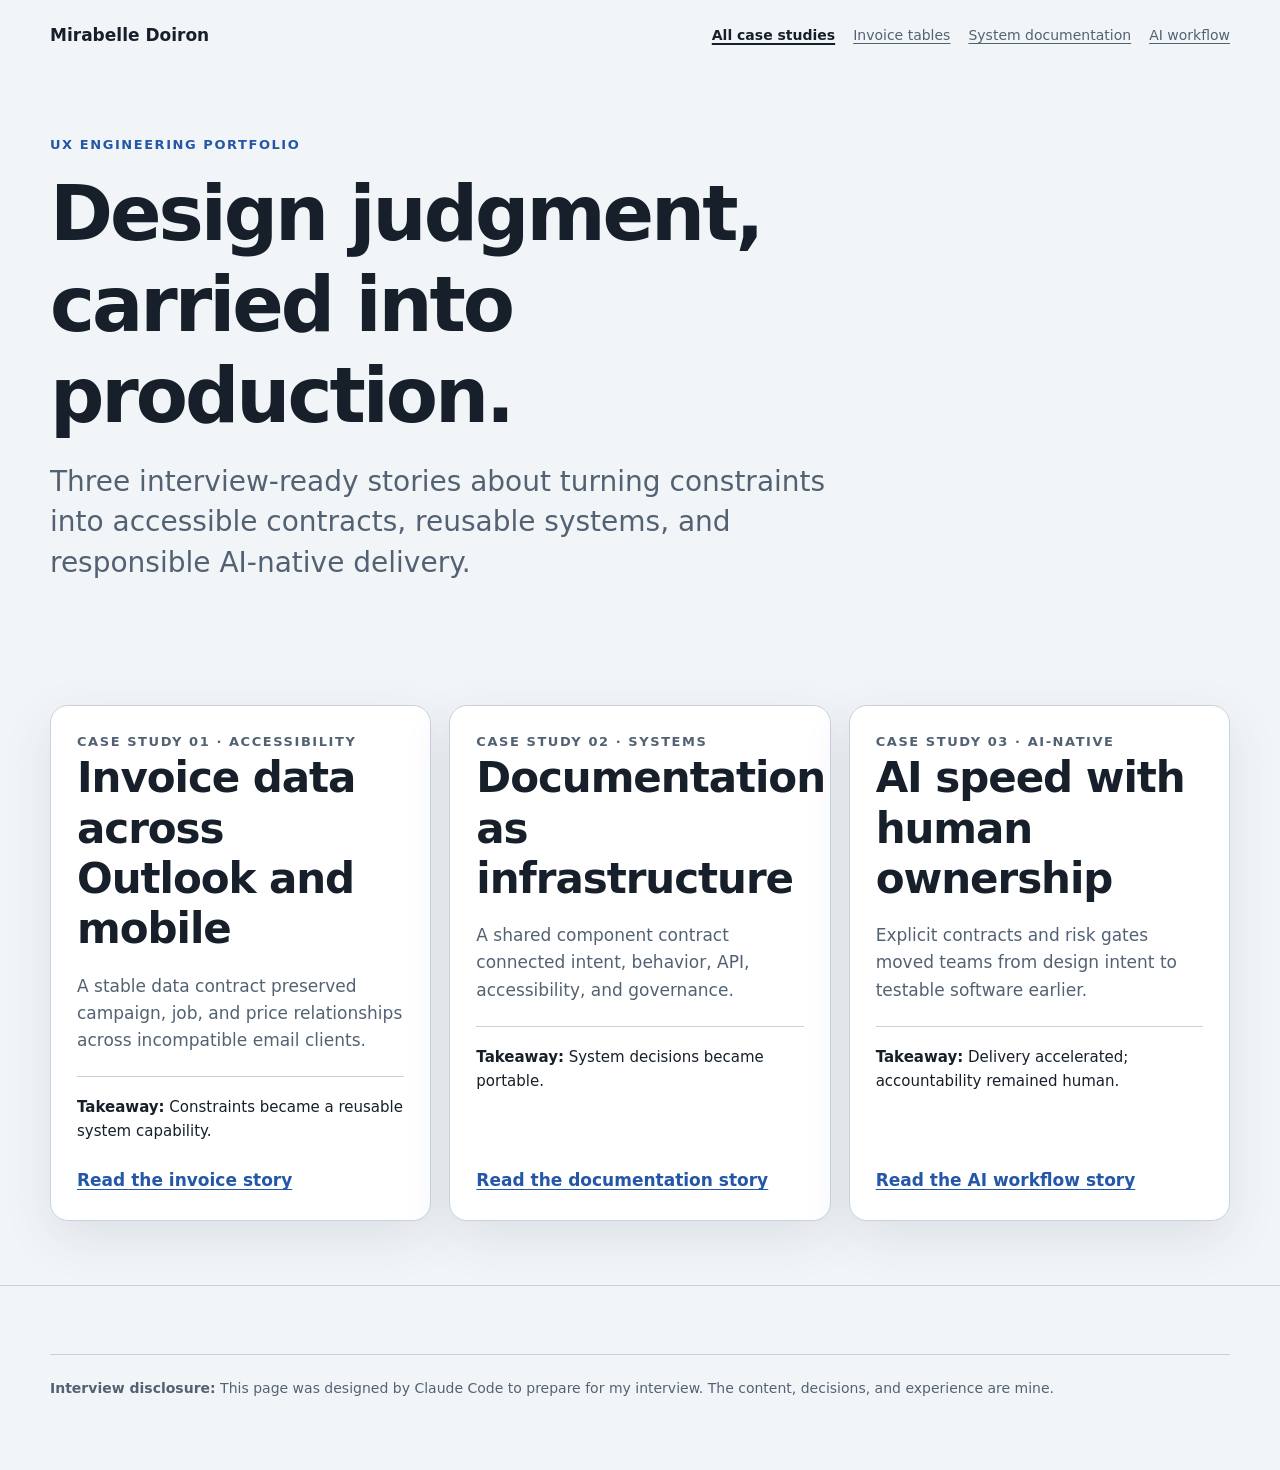
<file: index.html>
<!doctype html>
<html lang="en">
<head>
  <meta charset="utf-8">
  <meta name="viewport" content="width=device-width, initial-scale=1">
  <meta http-equiv="refresh" content="0; url=./case-studies-index.html">
  <title>Mirabelle Doiron · UX engineering case studies</title>
  <link rel="canonical" href="./case-studies-index.html">
</head>
<body>
  <p><a href="./case-studies-index.html">Open Mirabelle Doiron’s UX engineering case studies</a>.</p>
</body>
</html>
</file>
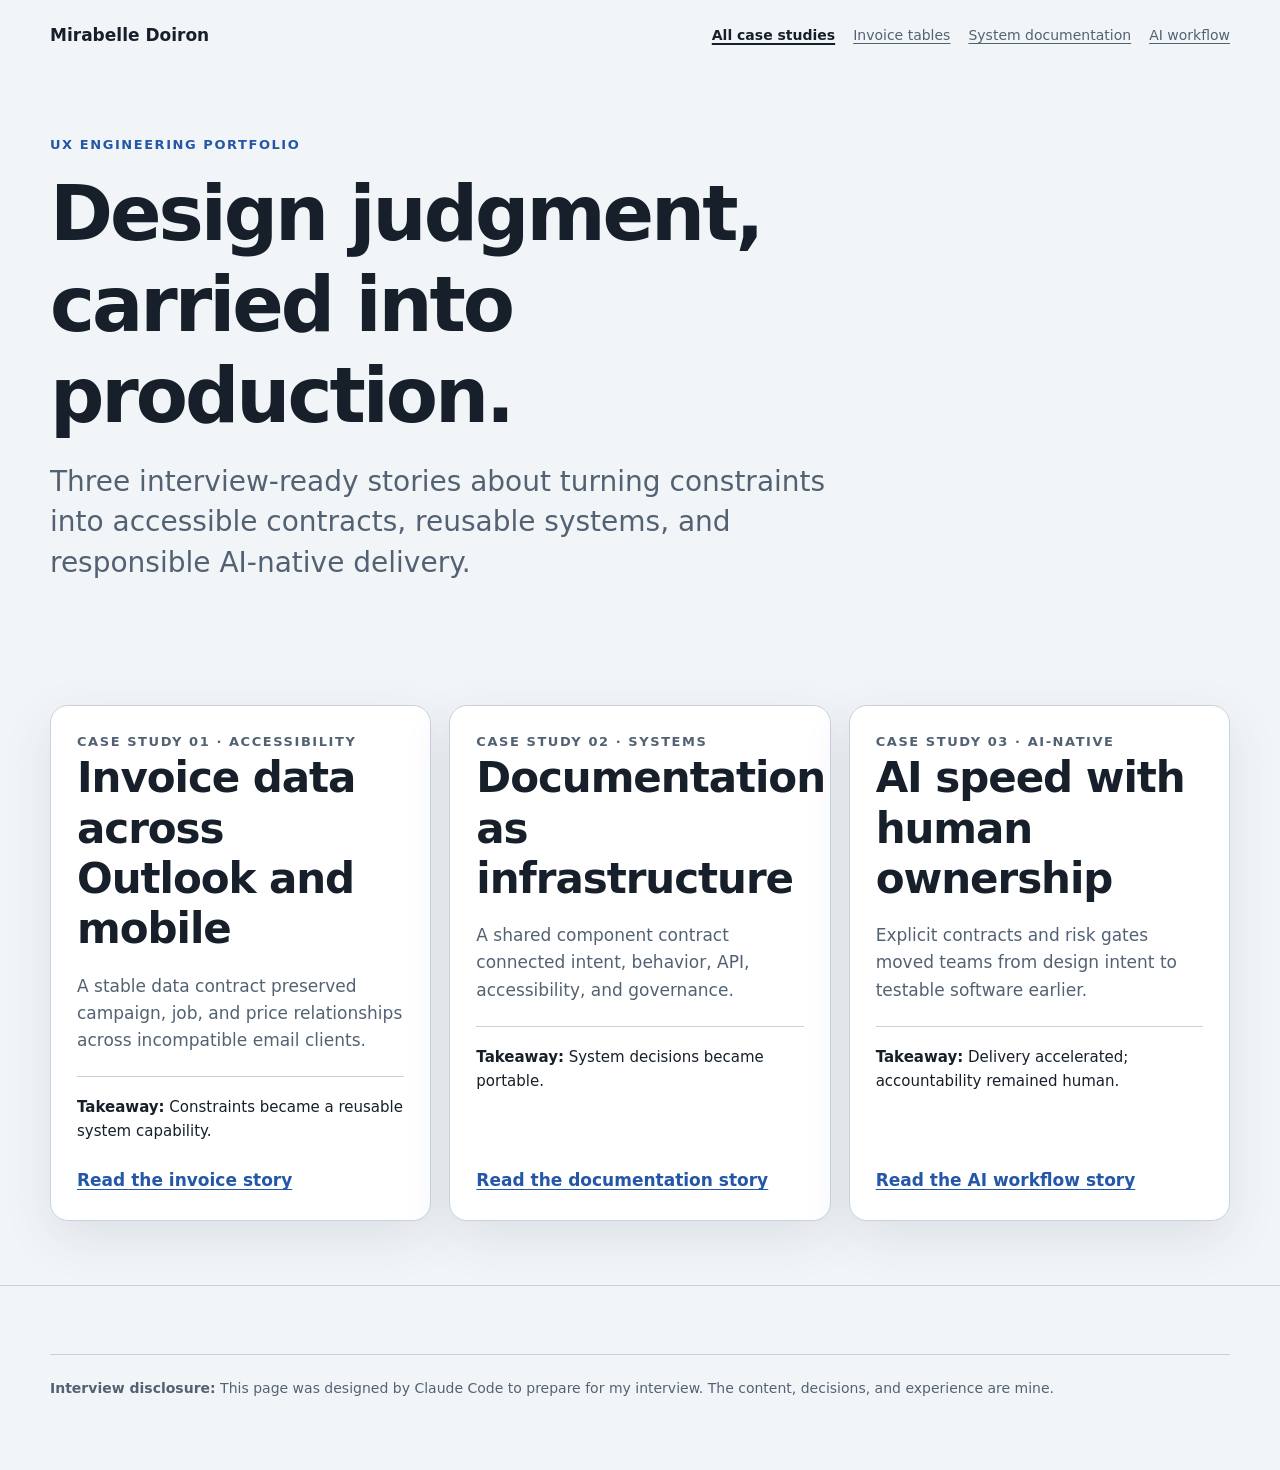
<file: case-studies-index.html>
<!doctype html>
<html lang="en">
<head>
  <meta charset="utf-8">
  <meta name="viewport" content="width=device-width, initial-scale=1">
  <meta name="description" content="Mirabelle Doiron’s UX engineering case studies: accessible implementation, design-system infrastructure, and human-owned AI workflows.">
  <title>Mirabelle Doiron · UX engineering case studies</title>
  <link rel="stylesheet" href="./case-study.css">
</head>
<body>
  <a class="skip-link" href="#main">Skip to case studies</a>
  <nav class="site-nav" aria-label="Case study navigation">
    <strong>Mirabelle Doiron</strong>
    <div class="nav-links">
      <a aria-current="page" href="./case-studies-index.html">All case studies</a>
      <a href="./case-study-accessible-invoice.html">Invoice tables</a>
      <a href="./case-study-design-system-docs.html">System documentation</a>
      <a href="./case-study-ai-workflow.html">AI workflow</a>
    </div>
  </nav>

  <main id="main">
    <header class="hero container">
      <p class="eyebrow">UX engineering portfolio</p>
      <h1>Design judgment, carried into production.</h1>
      <p class="lede">Three interview-ready stories about turning constraints into accessible contracts, reusable systems, and responsible AI-native delivery.</p>
    </header>

    <section class="section" aria-labelledby="case-studies-title">
      <div class="container">
        <h2 class="sr-only" id="case-studies-title">Case studies</h2>
        <div class="case-grid">
          <article class="case-card">
            <p class="eyebrow">Case study 01 · Accessibility</p>
            <h2>Invoice data across Outlook and mobile</h2>
            <p>A stable data contract preserved campaign, job, and price relationships across incompatible email clients.</p>
            <p class="card-takeaway"><strong>Takeaway:</strong> Constraints became a reusable system capability.</p>
            <a class="case-link" href="./case-study-accessible-invoice.html">Read the invoice story</a>
          </article>

          <article class="case-card">
            <p class="eyebrow">Case study 02 · Systems</p>
            <h2>Documentation as infrastructure</h2>
            <p>A shared component contract connected intent, behavior, API, accessibility, and governance.</p>
            <p class="card-takeaway"><strong>Takeaway:</strong> System decisions became portable.</p>
            <a class="case-link" href="./case-study-design-system-docs.html">Read the documentation story</a>
          </article>

          <article class="case-card">
            <p class="eyebrow">Case study 03 · AI-native</p>
            <h2>AI speed with human ownership</h2>
            <p>Explicit contracts and risk gates moved teams from design intent to testable software earlier.</p>
            <p class="card-takeaway"><strong>Takeaway:</strong> Delivery accelerated; accountability remained human.</p>
            <a class="case-link" href="./case-study-ai-workflow.html">Read the AI workflow story</a>
          </article>
        </div>
      </div>
    </section>
  </main>

  <footer class="case-footer">
    <p class="container footer-credit"><strong>Interview disclosure:</strong> This page was designed by Claude Code to prepare for my interview. The content, decisions, and experience are mine.</p>
  </footer>
</body>
</html>
</file>
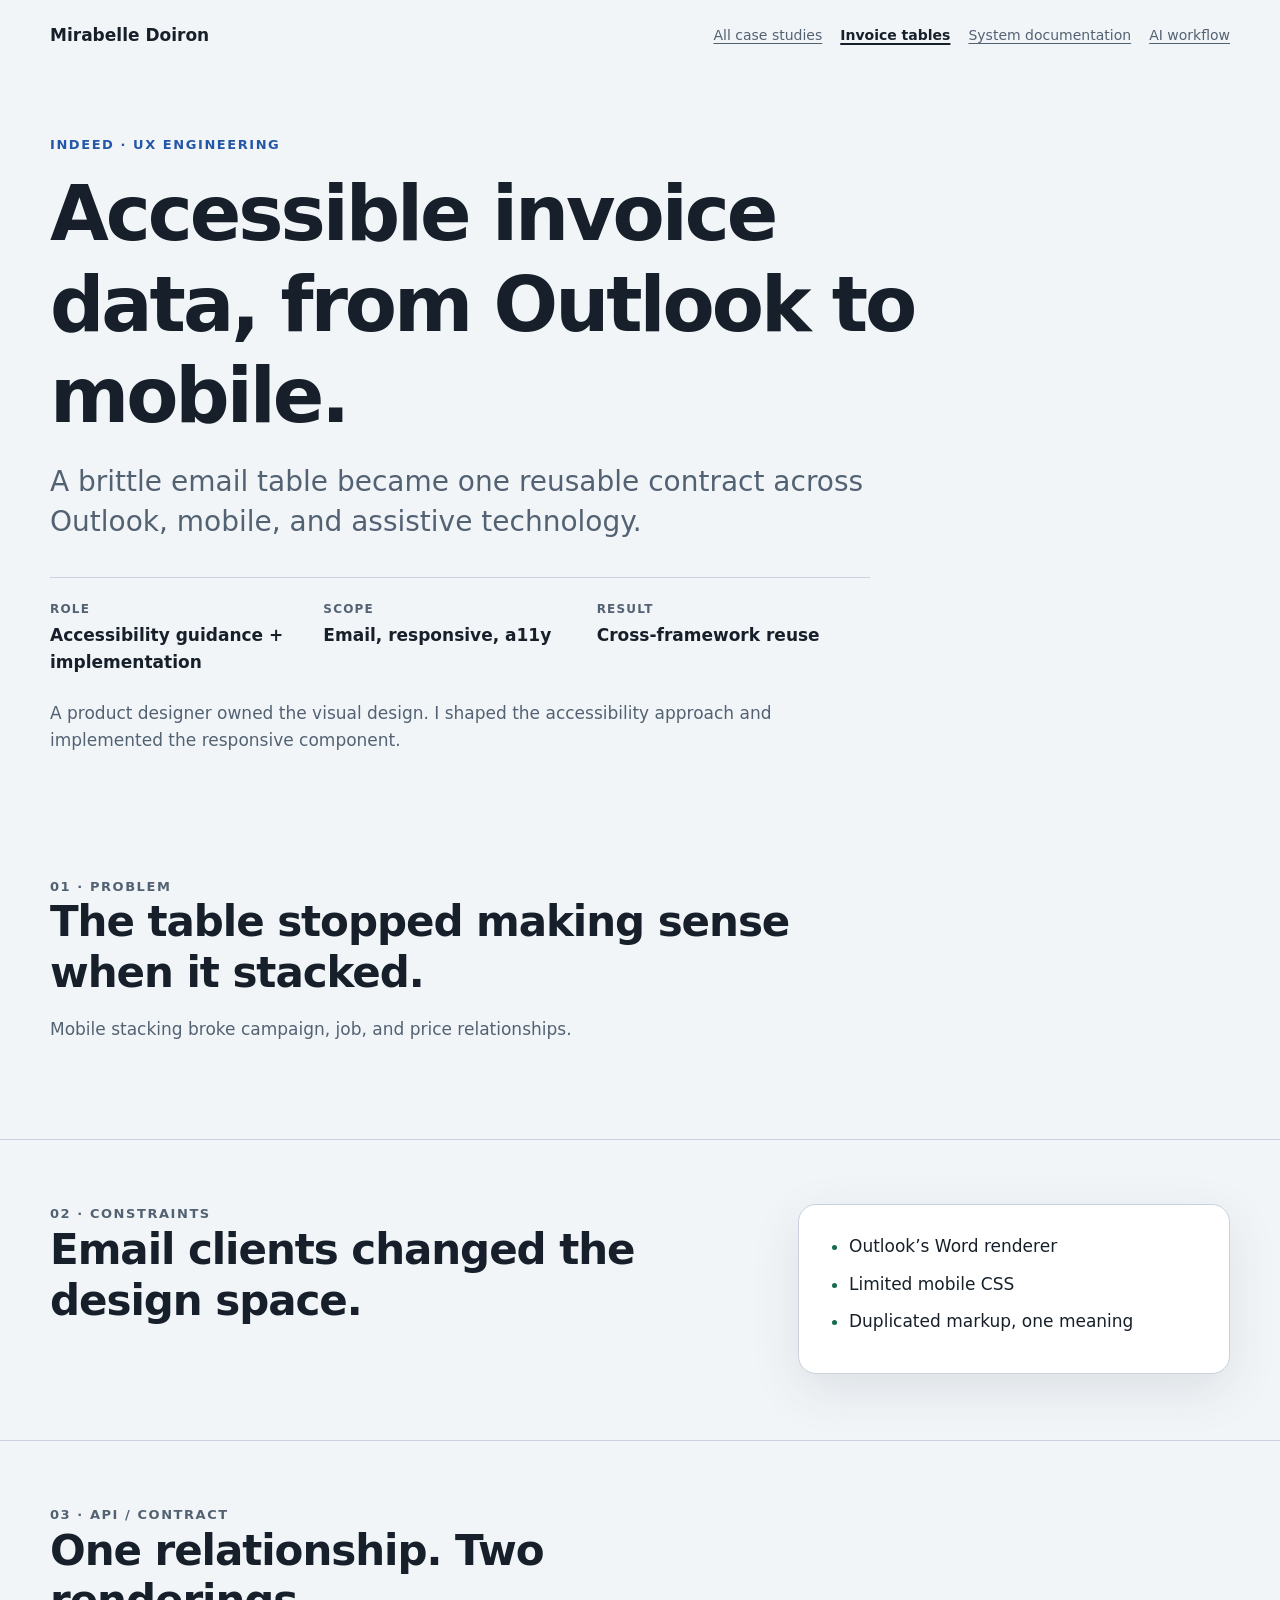
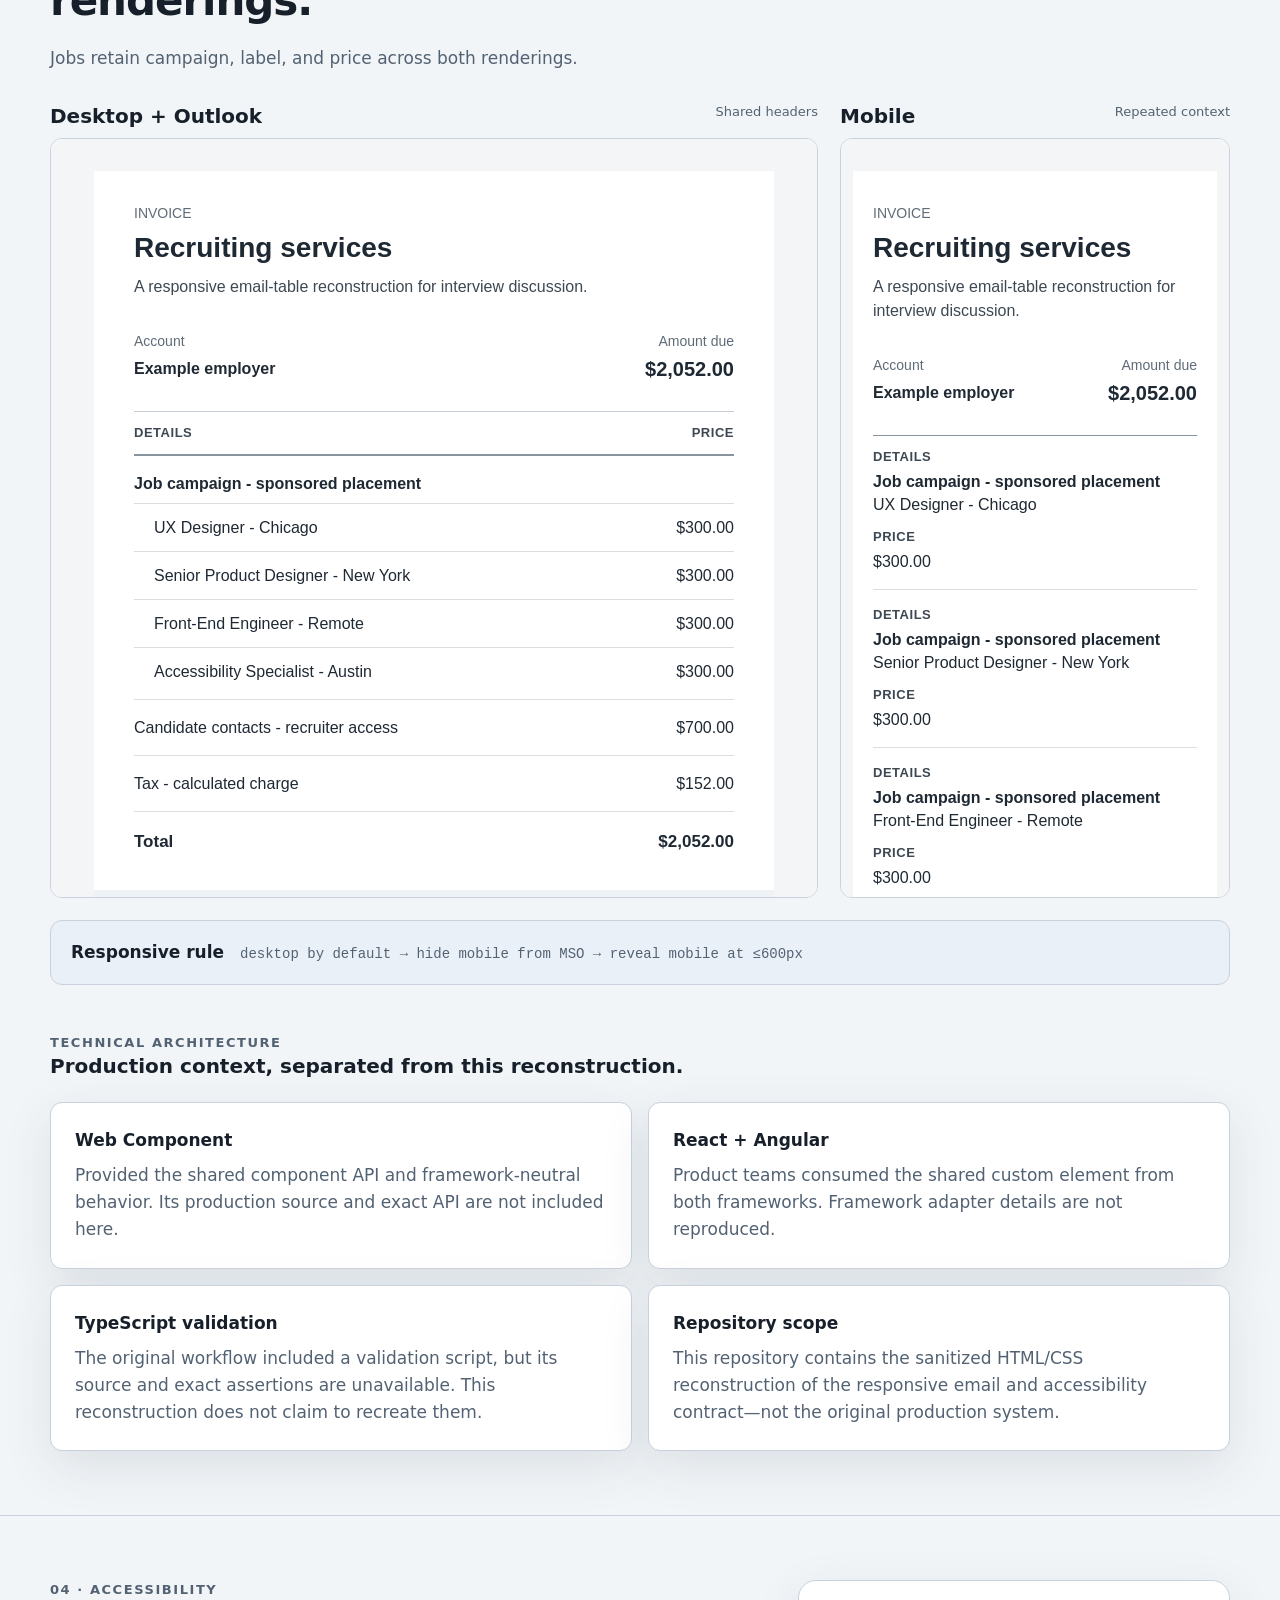
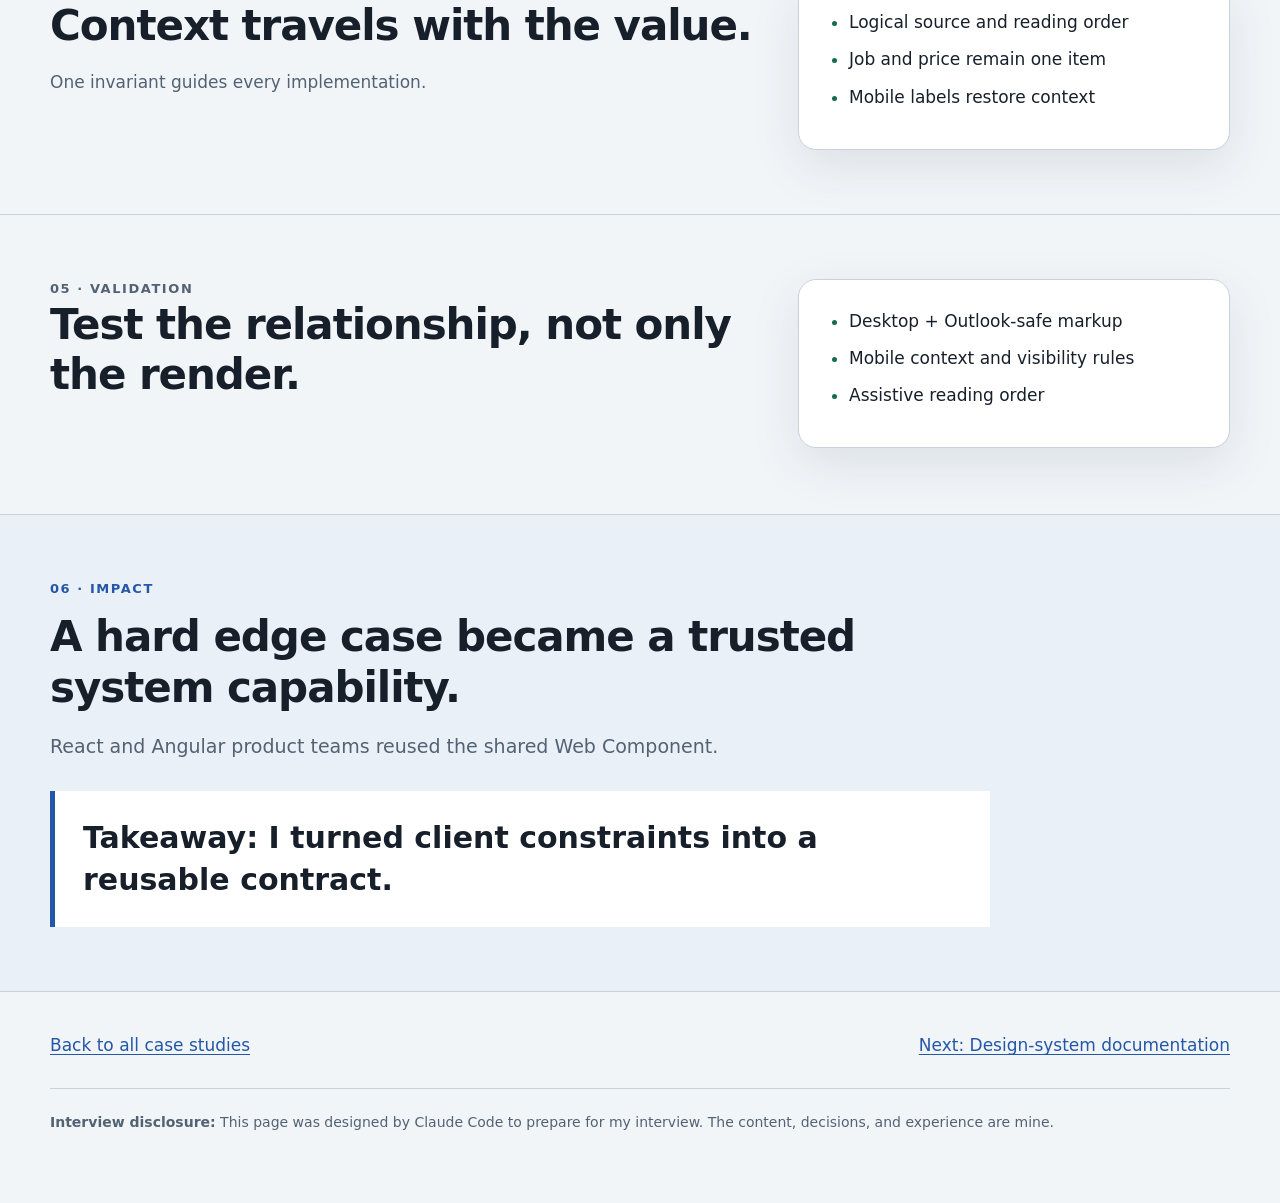
<file: case-study-accessible-invoice.html>
<!doctype html>
<html lang="en">
<head>
  <meta charset="utf-8">
  <meta name="viewport" content="width=device-width, initial-scale=1">
  <meta name="description" content="How Mirabelle Doiron turned a complex invoice email into an accessible, reusable design-system pattern across Outlook, desktop, and mobile.">
  <title>Case study: Accessible invoice tables</title>
  <link rel="stylesheet" href="./case-study.css">
</head>
<body>
  <a class="skip-link" href="#main">Skip to case study</a>
  <nav class="site-nav" aria-label="Case study navigation">
    <strong>Mirabelle Doiron</strong>
    <div class="nav-links">
      <a href="./case-studies-index.html">All case studies</a>
      <a aria-current="page" href="./case-study-accessible-invoice.html">Invoice tables</a>
      <a href="./case-study-design-system-docs.html">System documentation</a>
      <a href="./case-study-ai-workflow.html">AI workflow</a>
    </div>
  </nav>

  <main id="main">
    <header class="hero container">
      <p class="eyebrow">Indeed · UX engineering</p>
      <h1>Accessible invoice data, from Outlook to mobile.</h1>
      <p class="lede">A brittle email table became one reusable contract across Outlook, mobile, and assistive technology.</p>
      <dl class="hero-facts">
        <div><dt>Role</dt><dd>Accessibility guidance + implementation</dd></div>
        <div><dt>Scope</dt><dd>Email, responsive, a11y</dd></div>
        <div><dt>Result</dt><dd>Cross-framework reuse</dd></div>
      </dl>
      <p class="role-note">A product designer owned the visual design. I shaped the accessibility approach and implemented the responsive component.</p>
    </header>

    <section class="section" aria-labelledby="problem-title">
      <div class="container">
        <div class="section-heading">
          <p class="eyebrow">01 · Problem</p>
          <h2 id="problem-title">The table stopped making sense when it stacked.</h2>
          <p>Mobile stacking broke campaign, job, and price relationships.</p>
        </div>
      </div>
    </section>

    <section class="section" aria-labelledby="constraints-title">
      <div class="container split">
        <div class="section-heading">
          <p class="eyebrow">02 · Constraints</p>
          <h2 id="constraints-title">Email clients changed the design space.</h2>
        </div>
        <article class="panel">
          <ul class="check-list">
            <li>Outlook’s Word renderer</li>
            <li>Limited mobile CSS</li>
            <li>Duplicated markup, one meaning</li>
          </ul>
        </article>
      </div>
    </section>

    <section class="section" aria-labelledby="contract-title">
      <div class="container">
        <div class="section-heading">
          <p class="eyebrow">03 · API / Contract</p>
          <h2 id="contract-title">One relationship. Two renderings.</h2>
          <p>Jobs retain campaign, label, and price across both renderings.</p>
        </div>

        <div class="render-grid" aria-label="Responsive invoice implementation">
          <section class="render-window" aria-labelledby="desktop-render-title">
            <h3 id="desktop-render-title">Desktop + Outlook <span>Shared headers</span></h3>
            <iframe src="./indeed-invoice-email.html" title="Desktop invoice email rendering"></iframe>
          </section>
          <section class="render-window" aria-labelledby="mobile-render-title">
            <h3 id="mobile-render-title">Mobile <span>Repeated context</span></h3>
            <iframe class="mobile-render" src="./indeed-invoice-email.html" title="Mobile invoice email rendering"></iframe>
          </section>
        </div>

        <div class="contract-note">
          <strong>Responsive rule</strong>
          <code>desktop by default → hide mobile from MSO → reveal mobile at ≤600px</code>
        </div>

        <div class="architecture-block" aria-labelledby="architecture-title">
          <div class="section-heading">
            <p class="eyebrow">Technical architecture</p>
            <h3 id="architecture-title">Production context, separated from this reconstruction.</h3>
          </div>
          <dl class="architecture-list">
            <div>
              <dt>Web Component</dt>
              <dd>Provided the shared component API and framework-neutral behavior. Its production source and exact API are not included here.</dd>
            </div>
            <div>
              <dt>React + Angular</dt>
              <dd>Product teams consumed the shared custom element from both frameworks. Framework adapter details are not reproduced.</dd>
            </div>
            <div>
              <dt>TypeScript validation</dt>
              <dd>The original workflow included a validation script, but its source and exact assertions are unavailable. This reconstruction does not claim to recreate them.</dd>
            </div>
            <div>
              <dt>Repository scope</dt>
              <dd>This repository contains the sanitized HTML/CSS reconstruction of the responsive email and accessibility contract—not the original production system.</dd>
            </div>
          </dl>
        </div>
      </div>
    </section>

    <section class="section" aria-labelledby="accessibility-title">
      <div class="container split">
        <div class="section-heading">
          <p class="eyebrow">04 · Accessibility</p>
          <h2 id="accessibility-title">Context travels with the value.</h2>
          <p>One invariant guides every implementation.</p>
        </div>
        <article class="panel">
          <ul class="check-list">
            <li>Logical source and reading order</li>
            <li>Job and price remain one item</li>
            <li>Mobile labels restore context</li>
          </ul>
        </article>
      </div>
    </section>

    <section class="section" aria-labelledby="validation-title">
      <div class="container split">
        <div class="section-heading">
          <p class="eyebrow">05 · Validation</p>
          <h2 id="validation-title">Test the relationship, not only the render.</h2>
        </div>
        <article class="panel">
          <ul class="check-list">
            <li>Desktop + Outlook-safe markup</li>
            <li>Mobile context and visibility rules</li>
            <li>Assistive reading order</li>
          </ul>
        </article>
      </div>
    </section>

    <section class="section impact-section" aria-labelledby="impact-title">
      <div class="container">
        <p class="eyebrow">06 · Impact</p>
        <h2 id="impact-title">A hard edge case became a trusted system capability.</h2>
        <p class="impact-copy">React and Angular product teams reused the shared Web Component.</p>
        <p class="takeaway"><strong>Takeaway:</strong> I turned client constraints into a reusable contract.</p>
      </div>
    </section>
  </main>

  <footer class="case-footer">
    <div class="container footer-links">
      <a href="./case-studies-index.html">Back to all case studies</a>
      <a href="./case-study-design-system-docs.html">Next: Design-system documentation</a>
    </div>
    <p class="container footer-credit"><strong>Interview disclosure:</strong> This page was designed by Claude Code to prepare for my interview. The content, decisions, and experience are mine.</p>
  </footer>
</body>
</html>
</file>
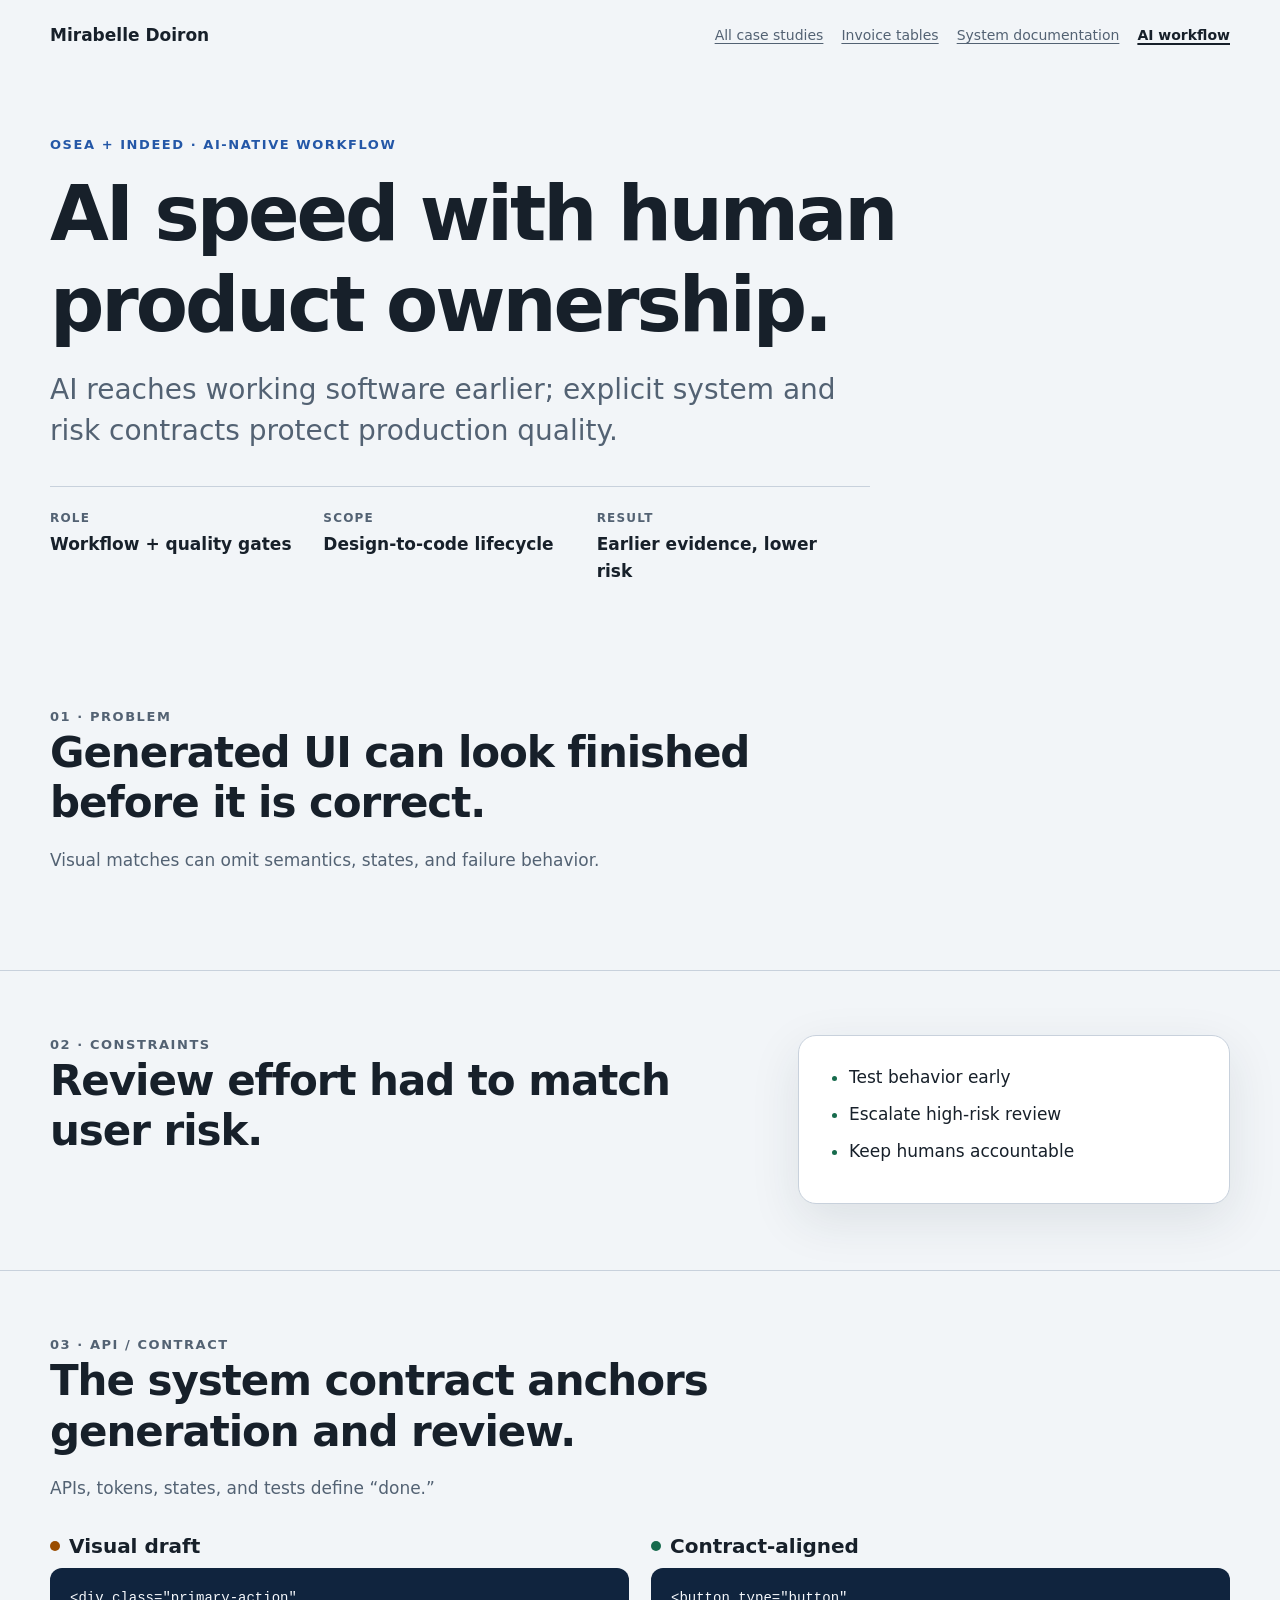
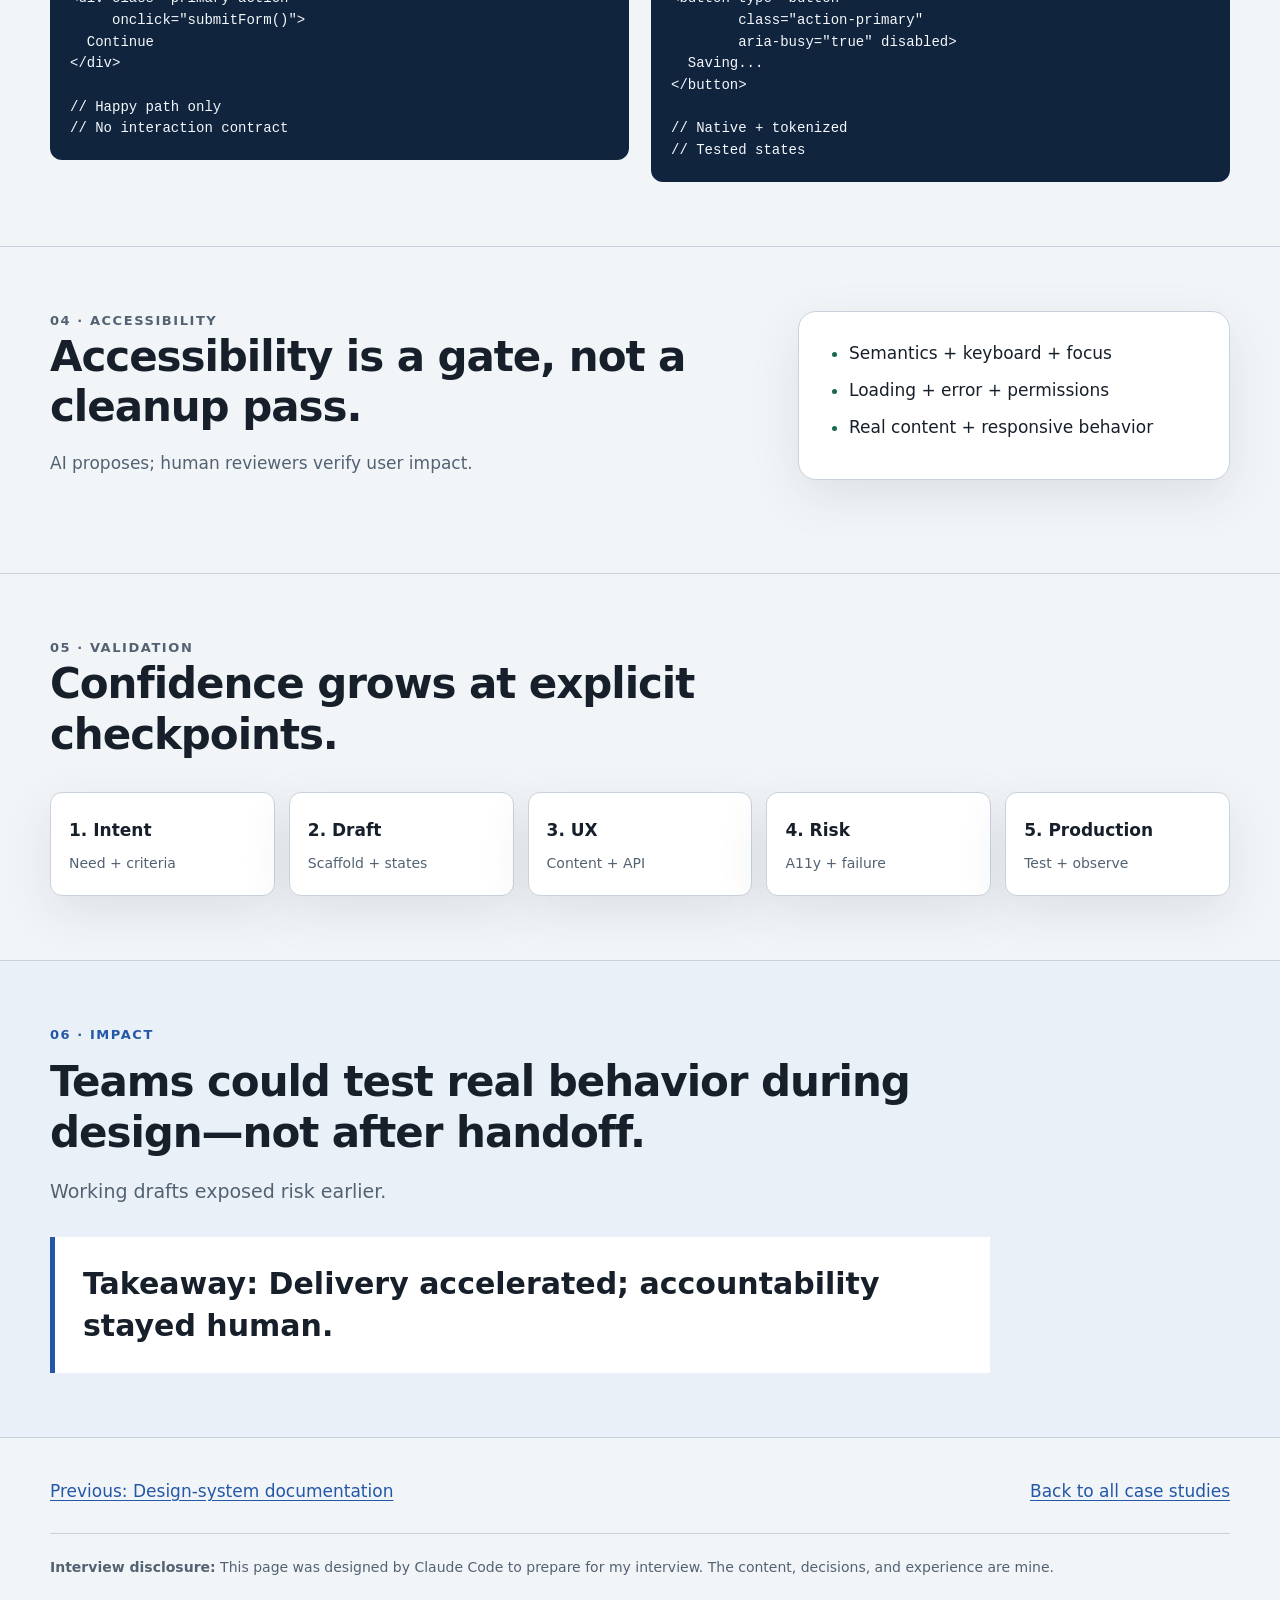
<file: case-study-ai-workflow.html>
<!doctype html>
<html lang="en">
<head>
  <meta charset="utf-8">
  <meta name="viewport" content="width=device-width, initial-scale=1">
  <meta name="description" content="How Mirabelle Doiron uses AI to accelerate UX engineering while preserving design-system contracts, accessibility, validation, and human accountability.">
  <title>Case study: Human-reviewed AI workflow</title>
  <link rel="stylesheet" href="./case-study.css">
</head>
<body>
  <a class="skip-link" href="#main">Skip to case study</a>
  <nav class="site-nav" aria-label="Case study navigation">
    <strong>Mirabelle Doiron</strong>
    <div class="nav-links">
      <a href="./case-studies-index.html">All case studies</a>
      <a href="./case-study-accessible-invoice.html">Invoice tables</a>
      <a href="./case-study-design-system-docs.html">System documentation</a>
      <a aria-current="page" href="./case-study-ai-workflow.html">AI workflow</a>
    </div>
  </nav>

  <main id="main">
    <header class="hero container">
      <p class="eyebrow">Osea + Indeed · AI-native workflow</p>
      <h1>AI speed with human product ownership.</h1>
      <p class="lede">AI reaches working software earlier; explicit system and risk contracts protect production quality.</p>
      <dl class="hero-facts">
        <div><dt>Role</dt><dd>Workflow + quality gates</dd></div>
        <div><dt>Scope</dt><dd>Design-to-code lifecycle</dd></div>
        <div><dt>Result</dt><dd>Earlier evidence, lower risk</dd></div>
      </dl>
    </header>

    <section class="section" aria-labelledby="problem-title">
      <div class="container">
        <div class="section-heading">
          <p class="eyebrow">01 · Problem</p>
          <h2 id="problem-title">Generated UI can look finished before it is correct.</h2>
          <p>Visual matches can omit semantics, states, and failure behavior.</p>
        </div>
      </div>
    </section>

    <section class="section" aria-labelledby="constraints-title">
      <div class="container split">
        <div class="section-heading">
          <p class="eyebrow">02 · Constraints</p>
          <h2 id="constraints-title">Review effort had to match user risk.</h2>
        </div>
        <article class="panel">
          <ul class="check-list">
            <li>Test behavior early</li>
            <li>Escalate high-risk review</li>
            <li>Keep humans accountable</li>
          </ul>
        </article>
      </div>
    </section>

    <section class="section" aria-labelledby="contract-title">
      <div class="container">
        <div class="section-heading">
          <p class="eyebrow">03 · API / Contract</p>
          <h2 id="contract-title">The system contract anchors generation and review.</h2>
          <p>APIs, tokens, states, and tests define “done.”</p>
        </div>

        <div class="code-comparison">
          <section class="code-column" aria-labelledby="draft-code-title">
            <h3 id="draft-code-title"><span class="status-dot" aria-hidden="true"></span>Visual draft</h3>
            <pre><code>&lt;div class="primary-action"
     onclick="submitForm()"&gt;
  Continue
&lt;/div&gt;

// Happy path only
// No interaction contract</code></pre>
          </section>

          <section class="code-column" aria-labelledby="refined-code-title">
            <h3 id="refined-code-title"><span class="status-dot good" aria-hidden="true"></span>Contract-aligned</h3>
            <pre><code>&lt;button type="button"
        class="action-primary"
        aria-busy="true" disabled&gt;
  Saving...
&lt;/button&gt;

// Native + tokenized
// Tested states</code></pre>
          </section>
        </div>
      </div>
    </section>

    <section class="section" aria-labelledby="accessibility-title">
      <div class="container split">
        <div class="section-heading">
          <p class="eyebrow">04 · Accessibility</p>
          <h2 id="accessibility-title">Accessibility is a gate, not a cleanup pass.</h2>
          <p>AI proposes; human reviewers verify user impact.</p>
        </div>
        <article class="panel">
          <ul class="check-list">
            <li>Semantics + keyboard + focus</li>
            <li>Loading + error + permissions</li>
            <li>Real content + responsive behavior</li>
          </ul>
        </article>
      </div>
    </section>

    <section class="section" aria-labelledby="validation-title">
      <div class="container">
        <div class="section-heading">
          <p class="eyebrow">05 · Validation</p>
          <h2 id="validation-title">Confidence grows at explicit checkpoints.</h2>
        </div>
        <ol class="flow">
          <li><strong>1. Intent</strong><span>Need + criteria</span></li>
          <li><strong>2. Draft</strong><span>Scaffold + states</span></li>
          <li><strong>3. UX</strong><span>Content + API</span></li>
          <li><strong>4. Risk</strong><span>A11y + failure</span></li>
          <li><strong>5. Production</strong><span>Test + observe</span></li>
        </ol>
      </div>
    </section>

    <section class="section impact-section" aria-labelledby="impact-title">
      <div class="container">
        <p class="eyebrow">06 · Impact</p>
        <h2 id="impact-title">Teams could test real behavior during design—not after handoff.</h2>
        <p class="impact-copy">Working drafts exposed risk earlier.</p>
        <p class="takeaway"><strong>Takeaway:</strong> Delivery accelerated; accountability stayed human.</p>
      </div>
    </section>
  </main>

  <footer class="case-footer">
    <div class="container footer-links">
      <a href="./case-study-design-system-docs.html">Previous: Design-system documentation</a>
      <a href="./case-studies-index.html">Back to all case studies</a>
    </div>
    <p class="container footer-credit"><strong>Interview disclosure:</strong> This page was designed by Claude Code to prepare for my interview. The content, decisions, and experience are mine.</p>
  </footer>
</body>
</html>
</file>
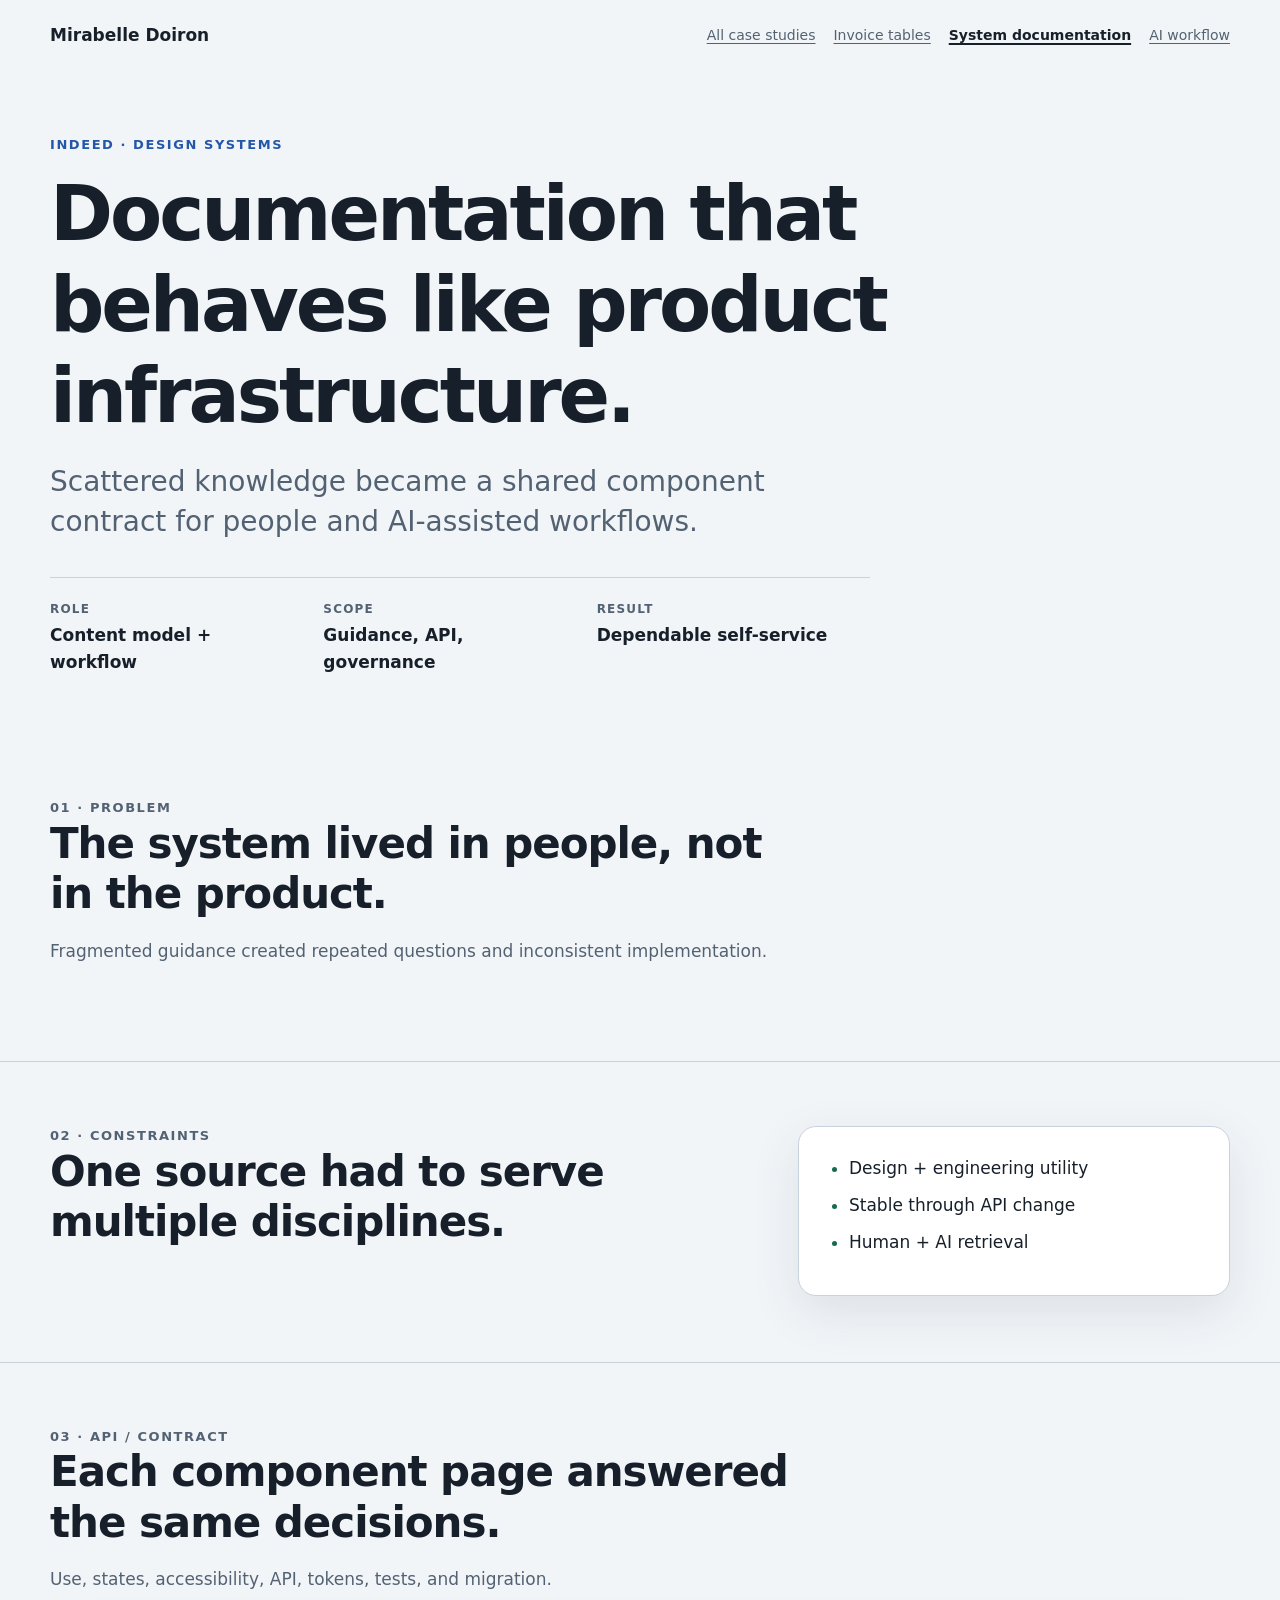
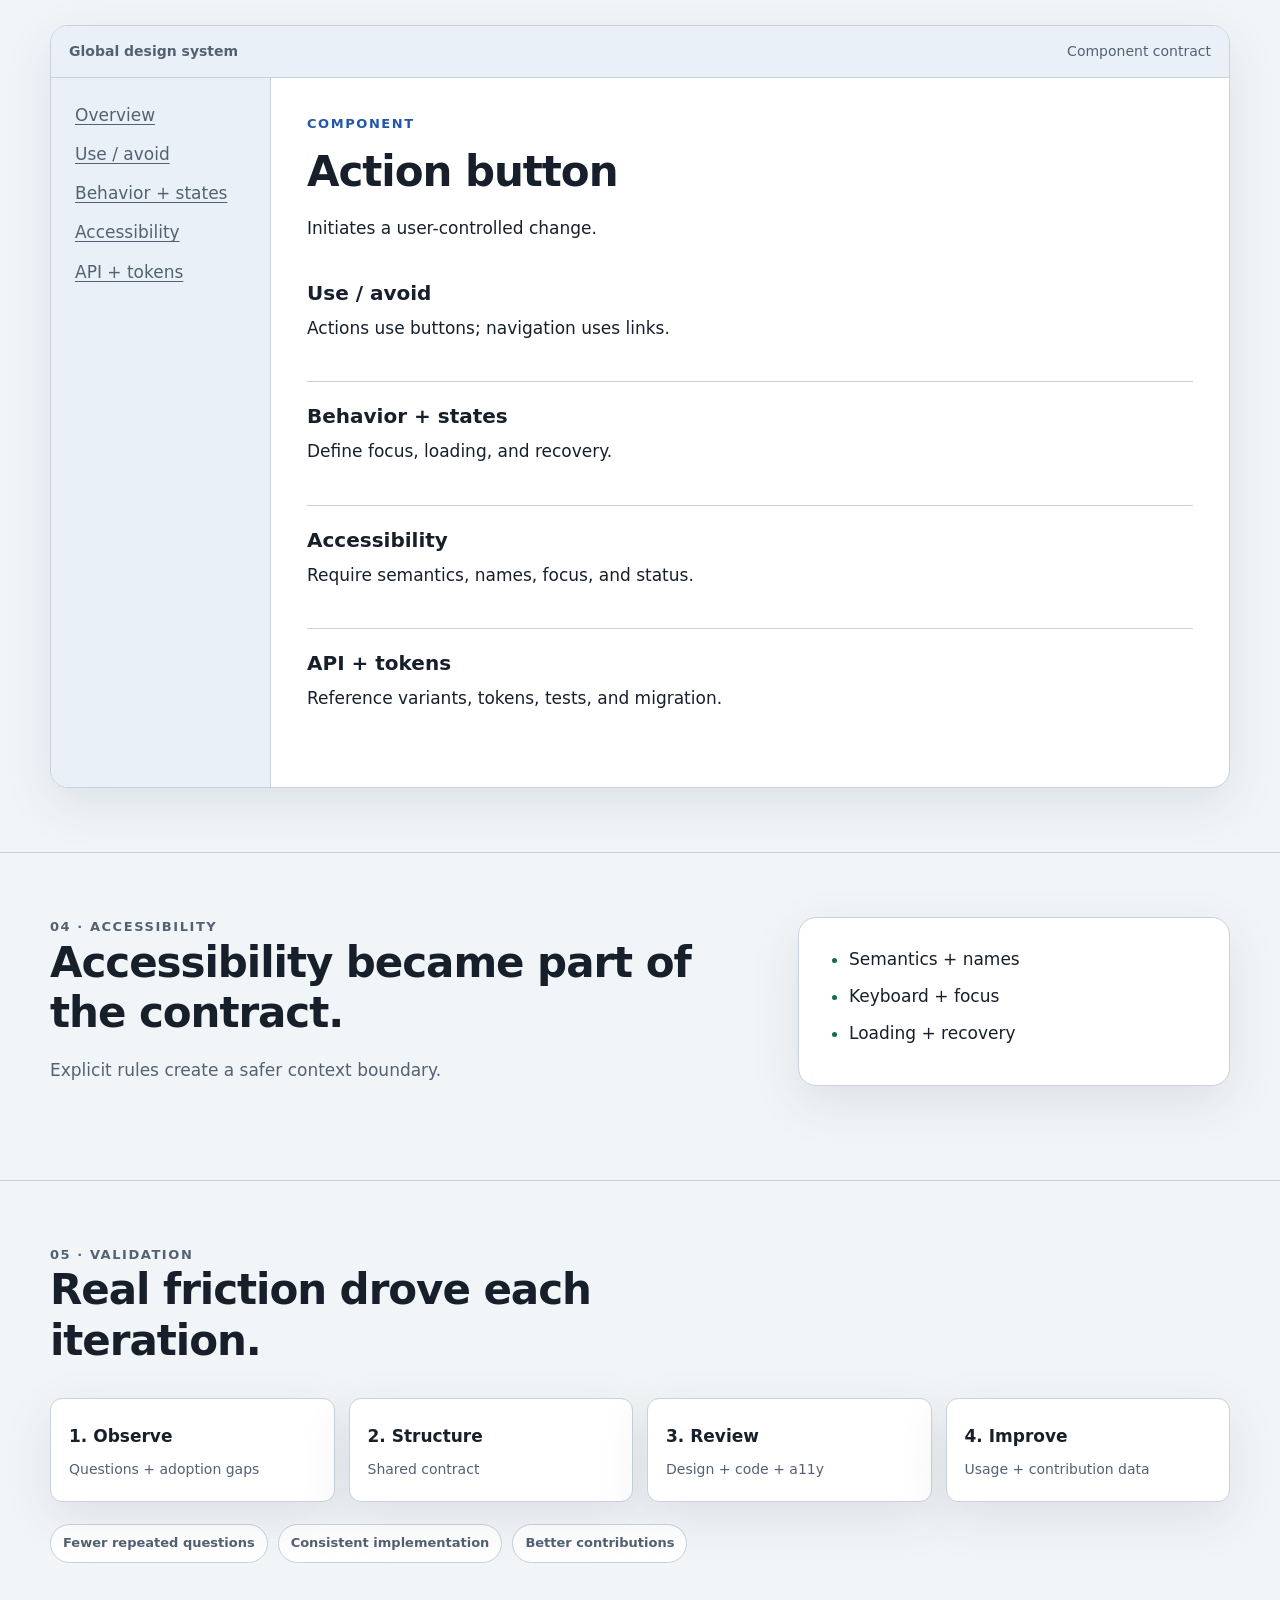
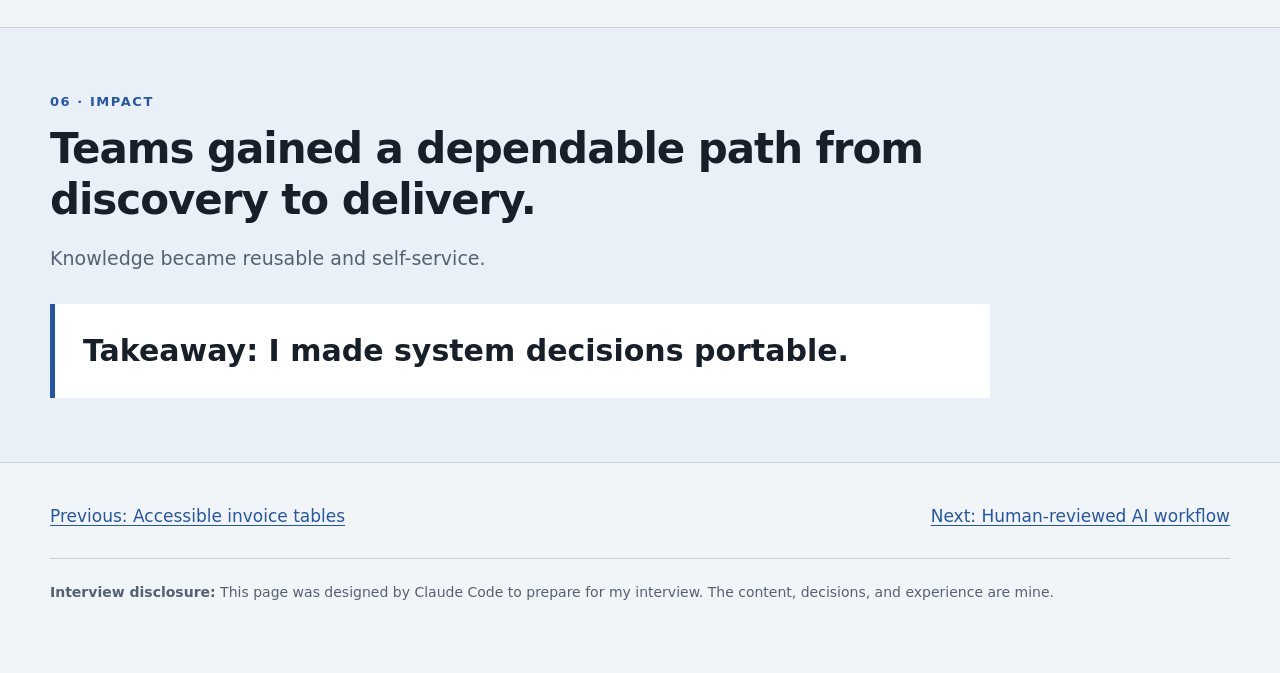
<file: case-study-design-system-docs.html>
<!doctype html>
<html lang="en">
<head>
  <meta charset="utf-8">
  <meta name="viewport" content="width=device-width, initial-scale=1">
  <meta name="description" content="How Mirabelle Doiron designed design-system documentation as a shared product contract for designers, engineers, accessibility, and AI-assisted workflows.">
  <title>Case study: Design-system documentation</title>
  <link rel="stylesheet" href="./case-study.css">
</head>
<body>
  <a class="skip-link" href="#main">Skip to case study</a>
  <nav class="site-nav" aria-label="Case study navigation">
    <strong>Mirabelle Doiron</strong>
    <div class="nav-links">
      <a href="./case-studies-index.html">All case studies</a>
      <a href="./case-study-accessible-invoice.html">Invoice tables</a>
      <a aria-current="page" href="./case-study-design-system-docs.html">System documentation</a>
      <a href="./case-study-ai-workflow.html">AI workflow</a>
    </div>
  </nav>

  <main id="main">
    <header class="hero container">
      <p class="eyebrow">Indeed · Design systems</p>
      <h1>Documentation that behaves like product infrastructure.</h1>
      <p class="lede">Scattered knowledge became a shared component contract for people and AI-assisted workflows.</p>
      <dl class="hero-facts">
        <div><dt>Role</dt><dd>Content model + workflow</dd></div>
        <div><dt>Scope</dt><dd>Guidance, API, governance</dd></div>
        <div><dt>Result</dt><dd>Dependable self-service</dd></div>
      </dl>
    </header>

    <section class="section" aria-labelledby="problem-title">
      <div class="container">
        <div class="section-heading">
          <p class="eyebrow">01 · Problem</p>
          <h2 id="problem-title">The system lived in people, not in the product.</h2>
          <p>Fragmented guidance created repeated questions and inconsistent implementation.</p>
        </div>
      </div>
    </section>

    <section class="section" aria-labelledby="constraints-title">
      <div class="container split">
        <div class="section-heading">
          <p class="eyebrow">02 · Constraints</p>
          <h2 id="constraints-title">One source had to serve multiple disciplines.</h2>
        </div>
        <article class="panel">
          <ul class="check-list">
            <li>Design + engineering utility</li>
            <li>Stable through API change</li>
            <li>Human + AI retrieval</li>
          </ul>
        </article>
      </div>
    </section>

    <section class="section" aria-labelledby="contract-title">
      <div class="container">
        <div class="section-heading">
          <p class="eyebrow">03 · API / Contract</p>
          <h2 id="contract-title">Each component page answered the same decisions.</h2>
          <p>Use, states, accessibility, API, tokens, tests, and migration.</p>
        </div>

        <div class="doc-example">
          <div class="doc-toolbar">
            <strong>Global design system</strong>
            <span>Component contract</span>
          </div>
          <div class="doc-layout">
            <nav class="doc-sidebar" aria-label="Example component sections">
              <a href="#overview">Overview</a>
              <a href="#usage">Use / avoid</a>
              <a href="#behavior">Behavior + states</a>
              <a href="#accessibility">Accessibility</a>
              <a href="#implementation">API + tokens</a>
            </nav>
            <div class="doc-content">
              <p class="eyebrow">Component</p>
              <h2 id="overview">Action button</h2>
              <p>Initiates a user-controlled change.</p>

              <section id="usage">
                <h3>Use / avoid</h3>
                <p>Actions use buttons; navigation uses links.</p>
              </section>
              <section id="behavior">
                <h3>Behavior + states</h3>
                <p>Define focus, loading, and recovery.</p>
              </section>
              <section id="accessibility">
                <h3>Accessibility</h3>
                <p>Require semantics, names, focus, and status.</p>
              </section>
              <section id="implementation">
                <h3>API + tokens</h3>
                <p>Reference variants, tokens, tests, and migration.</p>
              </section>
            </div>
          </div>
        </div>
      </div>
    </section>

    <section class="section" aria-labelledby="accessibility-title">
      <div class="container split">
        <div class="section-heading">
          <p class="eyebrow">04 · Accessibility</p>
          <h2 id="accessibility-title">Accessibility became part of the contract.</h2>
          <p>Explicit rules create a safer context boundary.</p>
        </div>
        <article class="panel">
          <ul class="check-list">
            <li>Semantics + names</li>
            <li>Keyboard + focus</li>
            <li>Loading + recovery</li>
          </ul>
        </article>
      </div>
    </section>

    <section class="section" aria-labelledby="validation-title">
      <div class="container">
        <div class="section-heading">
          <p class="eyebrow">05 · Validation</p>
          <h2 id="validation-title">Real friction drove each iteration.</h2>
        </div>
        <ol class="flow flow-four">
          <li><strong>1. Observe</strong><span>Questions + adoption gaps</span></li>
          <li><strong>2. Structure</strong><span>Shared contract</span></li>
          <li><strong>3. Review</strong><span>Design + code + a11y</span></li>
          <li><strong>4. Improve</strong><span>Usage + contribution data</span></li>
        </ol>
        <div class="validation-signals" aria-label="Validation signals">
          <span>Fewer repeated questions</span>
          <span>Consistent implementation</span>
          <span>Better contributions</span>
        </div>
      </div>
    </section>

    <section class="section impact-section" aria-labelledby="impact-title">
      <div class="container">
        <p class="eyebrow">06 · Impact</p>
        <h2 id="impact-title">Teams gained a dependable path from discovery to delivery.</h2>
        <p class="impact-copy">Knowledge became reusable and self-service.</p>
        <p class="takeaway"><strong>Takeaway:</strong> I made system decisions portable.</p>
      </div>
    </section>
  </main>

  <footer class="case-footer">
    <div class="container footer-links">
      <a href="./case-study-accessible-invoice.html">Previous: Accessible invoice tables</a>
      <a href="./case-study-ai-workflow.html">Next: Human-reviewed AI workflow</a>
    </div>
    <p class="container footer-credit"><strong>Interview disclosure:</strong> This page was designed by Claude Code to prepare for my interview. The content, decisions, and experience are mine.</p>
  </footer>
</body>
</html>
</file>
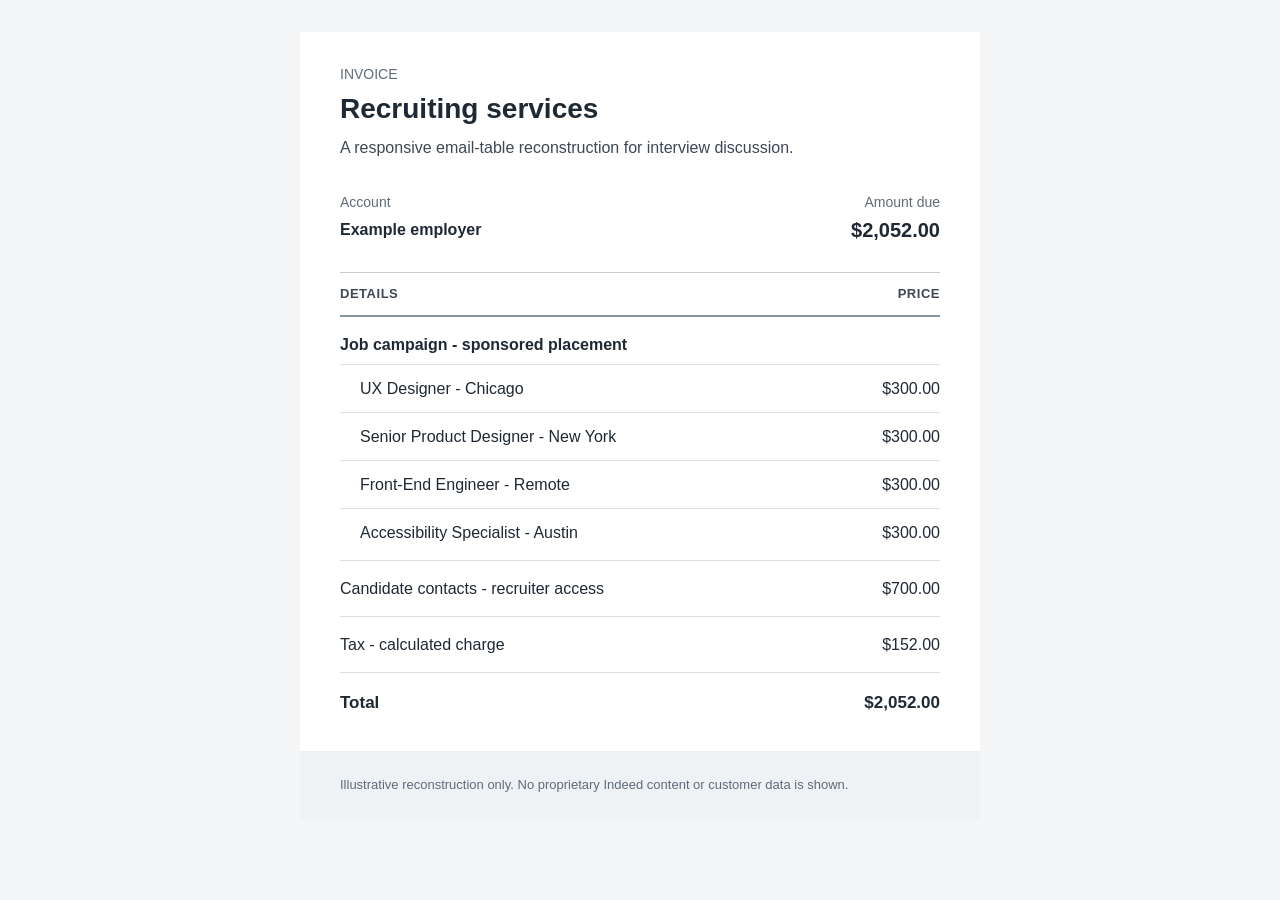
<file: indeed-invoice-email.html>
<!doctype html>
<html lang="en">
<head>
  <meta charset="utf-8">
  <meta name="viewport" content="width=device-width, initial-scale=1">
  <meta name="x-apple-disable-message-reformatting">
  <title>Illustrative recruiting services invoice</title>
  <style>
    html,
    body {
      margin: 0 !important;
      padding: 0 !important;
      width: 100% !important;
      background: #f3f5f7;
    }

    table {
      border-collapse: collapse;
      border-spacing: 0;
    }

    img {
      border: 0;
      display: block;
    }

    .mobile-only {
      display: none;
      max-height: 0;
      overflow: hidden;
      mso-hide: all;
    }

    @media screen and (max-width: 600px) {
      .email-shell {
        width: 100% !important;
      }

      .email-padding {
        padding-left: 20px !important;
        padding-right: 20px !important;
      }

      .desktop-only {
        display: none !important;
        max-height: 0 !important;
        overflow: hidden !important;
        mso-hide: all !important;
      }

      .mobile-only {
        display: block !important;
        max-height: none !important;
        overflow: visible !important;
      }
    }
  </style>

  <!--[if mso]>
  <style>
    body, table, td, th { font-family: Arial, sans-serif !important; }
    .mobile-only { display: none !important; mso-hide: all !important; }
  </style>
  <![endif]-->
</head>
<body>
  <!-- Compiled email output: inline presentation values represent design-system tokens because Outlook does not reliably support CSS custom properties. -->
  <div style="display:none;max-height:0;overflow:hidden;opacity:0;color:transparent;mso-hide:all;">
    Your recruiting services invoice is ready. Amount due: $2,052.00.
  </div>

  <table role="presentation" width="100%" cellpadding="0" cellspacing="0" border="0" style="width:100%;background:#f3f5f7;">
    <tr>
      <td align="center" style="padding:32px 12px;">
        <!--[if mso]>
        <table role="presentation" width="680" cellpadding="0" cellspacing="0" border="0"><tr><td>
        <![endif]-->

        <table role="presentation" class="email-shell" width="680" cellpadding="0" cellspacing="0" border="0" style="width:100%;max-width:680px;background:#ffffff;">
          <tr>
            <td class="email-padding" style="padding:32px 40px 20px 40px;font-family:Arial,sans-serif;color:#1f2933;">
              <p style="margin:0 0 8px 0;font-size:14px;line-height:20px;color:#5f6b76;">INVOICE</p>
              <h1 style="margin:0;font-size:28px;line-height:34px;font-weight:700;color:#1f2933;">Recruiting services</h1>
              <p style="margin:10px 0 0 0;font-size:16px;line-height:24px;color:#3d4852;">A responsive email-table reconstruction for interview discussion.</p>
            </td>
          </tr>

          <tr>
            <td class="email-padding" style="padding:12px 40px 28px 40px;font-family:Arial,sans-serif;color:#1f2933;">
              <table role="presentation" width="100%" cellpadding="0" cellspacing="0" border="0" style="width:100%;">
                <tr>
                  <td style="font-family:Arial,sans-serif;font-size:14px;line-height:20px;color:#5f6b76;">Account</td>
                  <td align="right" style="font-family:Arial,sans-serif;font-size:14px;line-height:20px;color:#5f6b76;">Amount due</td>
                </tr>
                <tr>
                  <td style="padding-top:4px;font-family:Arial,sans-serif;font-size:16px;line-height:24px;font-weight:700;color:#1f2933;">Example employer</td>
                  <td align="right" style="padding-top:4px;font-family:Arial,sans-serif;font-size:20px;line-height:28px;font-weight:700;color:#1f2933;">$2,052.00</td>
                </tr>
              </table>
            </td>
          </tr>

          <tr>
            <td class="email-padding" style="padding:0 40px 36px 40px;font-family:Arial,sans-serif;color:#1f2933;">
              <!-- Desktop and Outlook structure: one shared Details | Price header. -->
              <div class="desktop-only">
                <table role="table" aria-label="Invoice line items" width="100%" cellpadding="0" cellspacing="0" border="0" style="width:100%;border-top:1px solid #c7cdd4;">
                  <thead>
                    <tr>
                      <th scope="col" align="left" style="padding:12px 0;border-bottom:2px solid #8a949e;font-family:Arial,sans-serif;font-size:13px;line-height:18px;font-weight:700;color:#3d4852;text-transform:uppercase;letter-spacing:.04em;">Details</th>
                      <th scope="col" align="right" style="padding:12px 0;border-bottom:2px solid #8a949e;font-family:Arial,sans-serif;font-size:13px;line-height:18px;font-weight:700;color:#3d4852;text-transform:uppercase;letter-spacing:.04em;">Price</th>
                    </tr>
                  </thead>
                  <tbody aria-labelledby="job-campaign-group">
                    <tr>
                      <th id="job-campaign-group" scope="rowgroup" colspan="2" align="left" style="padding:16px 0 8px 0;border-bottom:1px solid #d9dee3;font-family:Arial,sans-serif;font-size:16px;line-height:23px;font-weight:700;color:#1f2933;">Job campaign - sponsored placement</th>
                    </tr>
                    <tr>
                      <th scope="row" align="left" style="padding:12px 20px 12px 20px;border-bottom:1px solid #d9dee3;font-family:Arial,sans-serif;font-size:16px;line-height:23px;font-weight:400;color:#1f2933;">UX Designer - Chicago</th>
                      <td align="right" style="padding:12px 0;border-bottom:1px solid #d9dee3;font-family:Arial,sans-serif;font-size:16px;line-height:23px;color:#1f2933;white-space:nowrap;">$300.00</td>
                    </tr>
                    <tr>
                      <th scope="row" align="left" style="padding:12px 20px 12px 20px;border-bottom:1px solid #d9dee3;font-family:Arial,sans-serif;font-size:16px;line-height:23px;font-weight:400;color:#1f2933;">Senior Product Designer - New York</th>
                      <td align="right" style="padding:12px 0;border-bottom:1px solid #d9dee3;font-family:Arial,sans-serif;font-size:16px;line-height:23px;color:#1f2933;white-space:nowrap;">$300.00</td>
                    </tr>
                    <tr>
                      <th scope="row" align="left" style="padding:12px 20px 12px 20px;border-bottom:1px solid #d9dee3;font-family:Arial,sans-serif;font-size:16px;line-height:23px;font-weight:400;color:#1f2933;">Front-End Engineer - Remote</th>
                      <td align="right" style="padding:12px 0;border-bottom:1px solid #d9dee3;font-family:Arial,sans-serif;font-size:16px;line-height:23px;color:#1f2933;white-space:nowrap;">$300.00</td>
                    </tr>
                    <tr>
                      <th scope="row" align="left" style="padding:12px 20px 16px 20px;border-bottom:1px solid #d9dee3;font-family:Arial,sans-serif;font-size:16px;line-height:23px;font-weight:400;color:#1f2933;">Accessibility Specialist - Austin</th>
                      <td align="right" style="padding:12px 0 16px 0;border-bottom:1px solid #d9dee3;font-family:Arial,sans-serif;font-size:16px;line-height:23px;color:#1f2933;white-space:nowrap;">$300.00</td>
                    </tr>
                  </tbody>
                  <tbody>
                    <tr>
                      <th scope="row" align="left" style="padding:16px 20px 16px 0;border-bottom:1px solid #d9dee3;font-family:Arial,sans-serif;font-size:16px;line-height:23px;font-weight:400;color:#1f2933;">Candidate contacts - recruiter access</th>
                      <td align="right" style="padding:16px 0;border-bottom:1px solid #d9dee3;font-family:Arial,sans-serif;font-size:16px;line-height:23px;color:#1f2933;white-space:nowrap;">$700.00</td>
                    </tr>
                    <tr>
                      <th scope="row" align="left" style="padding:16px 20px 16px 0;border-bottom:1px solid #d9dee3;font-family:Arial,sans-serif;font-size:16px;line-height:23px;font-weight:400;color:#1f2933;">Tax - calculated charge</th>
                      <td align="right" style="padding:16px 0;border-bottom:1px solid #d9dee3;font-family:Arial,sans-serif;font-size:16px;line-height:23px;color:#1f2933;white-space:nowrap;">$152.00</td>
                    </tr>
                  </tbody>
                  <tfoot>
                    <tr>
                      <th scope="row" align="left" style="padding:18px 20px 0 0;font-family:Arial,sans-serif;font-size:17px;line-height:24px;font-weight:700;color:#1f2933;">Total</th>
                      <td align="right" style="padding:18px 0 0 0;font-family:Arial,sans-serif;font-size:17px;line-height:24px;font-weight:700;color:#1f2933;white-space:nowrap;">$2,052.00</td>
                    </tr>
                  </tfoot>
                </table>
              </div>

              <!--[if !mso]><!-- -->
              <!-- Mobile structure: Details and Price repeat as separate rows for each charge. -->
              <div class="mobile-only" style="display:none;max-height:0;overflow:hidden;mso-hide:all;">
                <table role="table" aria-label="UX Designer job campaign invoice item" width="100%" cellpadding="0" cellspacing="0" border="0" style="width:100%;border-top:1px solid #8a949e;">
                  <tr><th id="item-1-details" align="left" style="padding:12px 0 4px 0;font-family:Arial,sans-serif;font-size:13px;line-height:18px;font-weight:700;color:#3d4852;text-transform:uppercase;letter-spacing:.04em;">Details</th></tr>
                  <tr><td headers="item-1-details" style="padding:0 0 12px 0;font-family:Arial,sans-serif;font-size:16px;line-height:23px;color:#1f2933;"><strong>Job campaign - sponsored placement</strong><br>UX Designer - Chicago</td></tr>
                  <tr><th id="item-1-price" align="left" style="padding:0 0 4px 0;font-family:Arial,sans-serif;font-size:13px;line-height:18px;font-weight:700;color:#3d4852;text-transform:uppercase;letter-spacing:.04em;">Price</th></tr>
                  <tr><td headers="item-1-price" style="padding:0 0 16px 0;border-bottom:1px solid #d9dee3;font-family:Arial,sans-serif;font-size:16px;line-height:23px;color:#1f2933;">$300.00</td></tr>
                </table>

                <table role="table" aria-label="Senior Product Designer job campaign invoice item" width="100%" cellpadding="0" cellspacing="0" border="0" style="width:100%;">
                  <tr><th id="item-2-details" align="left" style="padding:16px 0 4px 0;font-family:Arial,sans-serif;font-size:13px;line-height:18px;font-weight:700;color:#3d4852;text-transform:uppercase;letter-spacing:.04em;">Details</th></tr>
                  <tr><td headers="item-2-details" style="padding:0 0 12px 0;font-family:Arial,sans-serif;font-size:16px;line-height:23px;color:#1f2933;"><strong>Job campaign - sponsored placement</strong><br>Senior Product Designer - New York</td></tr>
                  <tr><th id="item-2-price" align="left" style="padding:0 0 4px 0;font-family:Arial,sans-serif;font-size:13px;line-height:18px;font-weight:700;color:#3d4852;text-transform:uppercase;letter-spacing:.04em;">Price</th></tr>
                  <tr><td headers="item-2-price" style="padding:0 0 16px 0;border-bottom:1px solid #d9dee3;font-family:Arial,sans-serif;font-size:16px;line-height:23px;color:#1f2933;">$300.00</td></tr>
                </table>

                <table role="table" aria-label="Front-End Engineer job campaign invoice item" width="100%" cellpadding="0" cellspacing="0" border="0" style="width:100%;">
                  <tr><th id="item-3-details" align="left" style="padding:16px 0 4px 0;font-family:Arial,sans-serif;font-size:13px;line-height:18px;font-weight:700;color:#3d4852;text-transform:uppercase;letter-spacing:.04em;">Details</th></tr>
                  <tr><td headers="item-3-details" style="padding:0 0 12px 0;font-family:Arial,sans-serif;font-size:16px;line-height:23px;color:#1f2933;"><strong>Job campaign - sponsored placement</strong><br>Front-End Engineer - Remote</td></tr>
                  <tr><th id="item-3-price" align="left" style="padding:0 0 4px 0;font-family:Arial,sans-serif;font-size:13px;line-height:18px;font-weight:700;color:#3d4852;text-transform:uppercase;letter-spacing:.04em;">Price</th></tr>
                  <tr><td headers="item-3-price" style="padding:0 0 16px 0;border-bottom:1px solid #d9dee3;font-family:Arial,sans-serif;font-size:16px;line-height:23px;color:#1f2933;">$300.00</td></tr>
                </table>

                <table role="table" aria-label="Accessibility Specialist job campaign invoice item" width="100%" cellpadding="0" cellspacing="0" border="0" style="width:100%;">
                  <tr><th id="item-4-details" align="left" style="padding:16px 0 4px 0;font-family:Arial,sans-serif;font-size:13px;line-height:18px;font-weight:700;color:#3d4852;text-transform:uppercase;letter-spacing:.04em;">Details</th></tr>
                  <tr><td headers="item-4-details" style="padding:0 0 12px 0;font-family:Arial,sans-serif;font-size:16px;line-height:23px;color:#1f2933;"><strong>Job campaign - sponsored placement</strong><br>Accessibility Specialist - Austin</td></tr>
                  <tr><th id="item-4-price" align="left" style="padding:0 0 4px 0;font-family:Arial,sans-serif;font-size:13px;line-height:18px;font-weight:700;color:#3d4852;text-transform:uppercase;letter-spacing:.04em;">Price</th></tr>
                  <tr><td headers="item-4-price" style="padding:0 0 16px 0;border-bottom:1px solid #d9dee3;font-family:Arial,sans-serif;font-size:16px;line-height:23px;color:#1f2933;">$300.00</td></tr>
                </table>

                <table role="table" aria-label="Candidate contacts invoice item" width="100%" cellpadding="0" cellspacing="0" border="0" style="width:100%;">
                  <tr><th id="item-5-details" align="left" style="padding:16px 0 4px 0;font-family:Arial,sans-serif;font-size:13px;line-height:18px;font-weight:700;color:#3d4852;text-transform:uppercase;letter-spacing:.04em;">Details</th></tr>
                  <tr><td headers="item-5-details" style="padding:0 0 12px 0;font-family:Arial,sans-serif;font-size:16px;line-height:23px;color:#1f2933;">Candidate contacts - recruiter access</td></tr>
                  <tr><th id="item-5-price" align="left" style="padding:0 0 4px 0;font-family:Arial,sans-serif;font-size:13px;line-height:18px;font-weight:700;color:#3d4852;text-transform:uppercase;letter-spacing:.04em;">Price</th></tr>
                  <tr><td headers="item-5-price" style="padding:0 0 16px 0;border-bottom:1px solid #d9dee3;font-family:Arial,sans-serif;font-size:16px;line-height:23px;color:#1f2933;">$700.00</td></tr>
                </table>

                <table role="table" aria-label="Tax invoice item" width="100%" cellpadding="0" cellspacing="0" border="0" style="width:100%;">
                  <tr><th id="item-6-details" align="left" style="padding:16px 0 4px 0;font-family:Arial,sans-serif;font-size:13px;line-height:18px;font-weight:700;color:#3d4852;text-transform:uppercase;letter-spacing:.04em;">Details</th></tr>
                  <tr><td headers="item-6-details" style="padding:0 0 12px 0;font-family:Arial,sans-serif;font-size:16px;line-height:23px;color:#1f2933;">Tax - calculated charge</td></tr>
                  <tr><th id="item-6-price" align="left" style="padding:0 0 4px 0;font-family:Arial,sans-serif;font-size:13px;line-height:18px;font-weight:700;color:#3d4852;text-transform:uppercase;letter-spacing:.04em;">Price</th></tr>
                  <tr><td headers="item-6-price" style="padding:0 0 16px 0;border-bottom:1px solid #d9dee3;font-family:Arial,sans-serif;font-size:16px;line-height:23px;color:#1f2933;">$152.00</td></tr>
                </table>

                <table role="table" aria-label="Invoice total" width="100%" cellpadding="0" cellspacing="0" border="0" style="width:100%;">
                  <tr><th id="item-7-details" align="left" style="padding:18px 0 4px 0;font-family:Arial,sans-serif;font-size:13px;line-height:18px;font-weight:700;color:#3d4852;text-transform:uppercase;letter-spacing:.04em;">Details</th></tr>
                  <tr><td headers="item-7-details" style="padding:0 0 12px 0;font-family:Arial,sans-serif;font-size:17px;line-height:24px;font-weight:700;color:#1f2933;">Total</td></tr>
                  <tr><th id="item-7-price" align="left" style="padding:0 0 4px 0;font-family:Arial,sans-serif;font-size:13px;line-height:18px;font-weight:700;color:#3d4852;text-transform:uppercase;letter-spacing:.04em;">Price</th></tr>
                  <tr><td headers="item-7-price" style="padding:0;font-family:Arial,sans-serif;font-size:17px;line-height:24px;font-weight:700;color:#1f2933;">$2,052.00</td></tr>
                </table>
              </div>
              <!--<![endif]-->
            </td>
          </tr>

          <tr>
            <td class="email-padding" style="padding:24px 40px;background:#eef2f5;font-family:Arial,sans-serif;font-size:13px;line-height:20px;color:#5f6b76;">
              Illustrative reconstruction only. No proprietary Indeed content or customer data is shown.
            </td>
          </tr>
        </table>

        <!--[if mso]>
        </td></tr></table>
        <![endif]-->
      </td>
    </tr>
  </table>
</body>
</html>
</file>
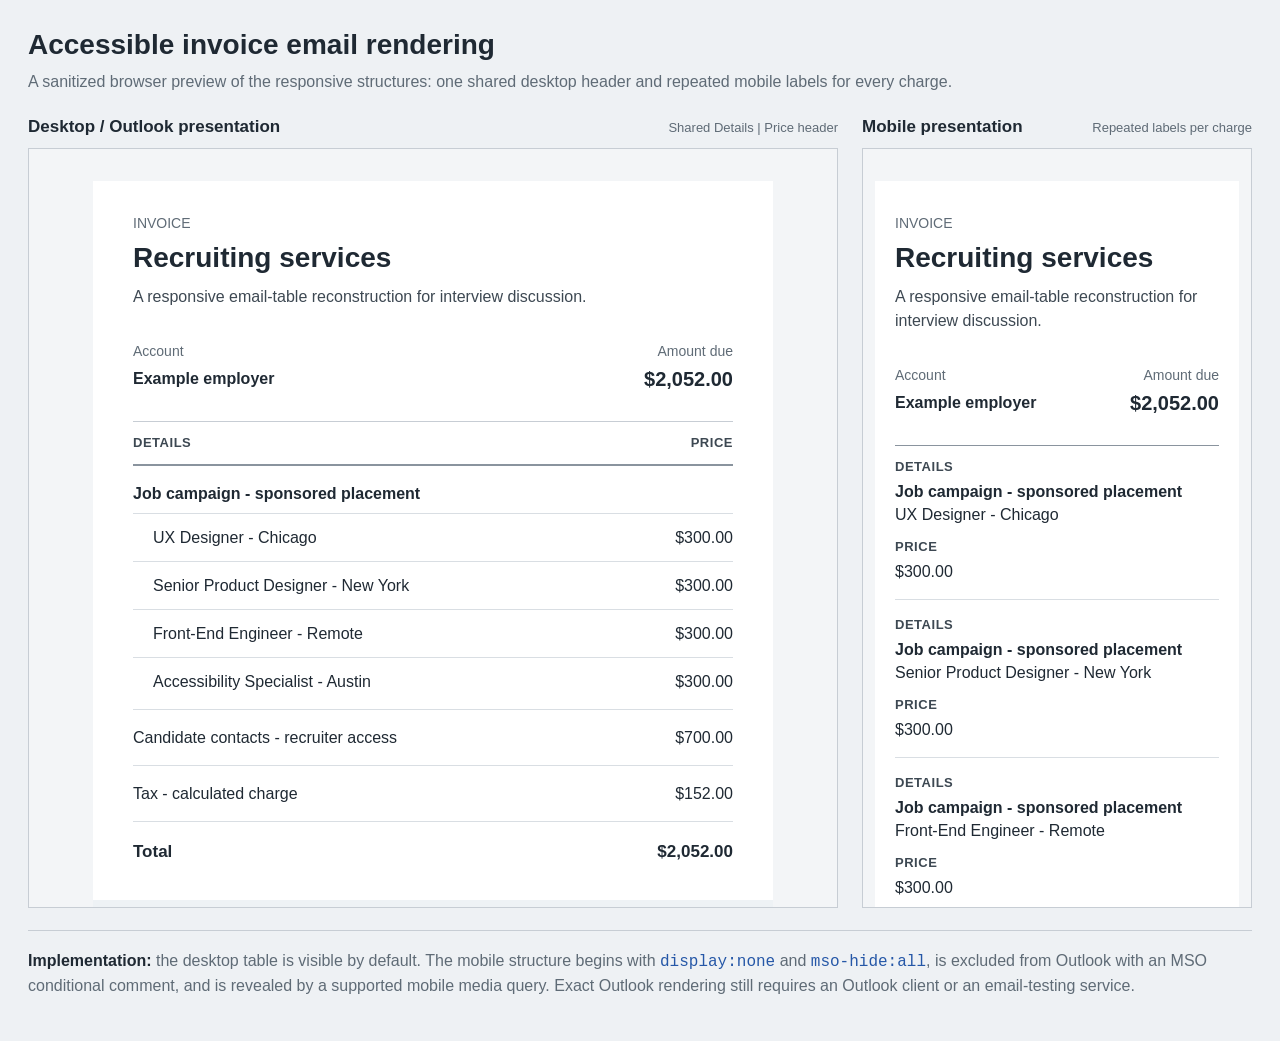
<file: indeed-invoice-preview.html>
<!doctype html>
<html lang="en">
<head>
  <meta charset="utf-8">
  <meta name="viewport" content="width=device-width, initial-scale=1">
  <title>Indeed invoice email - responsive rendering preview</title>
  <style>
    :root {
      color-scheme: light;
      --page: #eef1f4;
      --surface: #ffffff;
      --text: #1f2933;
      --muted: #5f6b76;
      --border: #c7cdd4;
      --accent: #2557a7;
    }

    * {
      box-sizing: border-box;
    }

    body {
      margin: 0;
      background: var(--page);
      color: var(--text);
      font-family: Arial, sans-serif;
    }

    main {
      width: min(1500px, 100%);
      margin: 0 auto;
      padding: 28px;
    }

    header {
      margin-bottom: 22px;
    }

    h1,
    h2,
    p {
      margin-top: 0;
    }

    h1 {
      margin-bottom: 8px;
      font-size: 28px;
      line-height: 1.2;
    }

    h2 {
      margin-bottom: 10px;
      font-size: 17px;
      line-height: 1.3;
    }

    p {
      color: var(--muted);
      line-height: 1.5;
    }

    .preview-grid {
      display: grid;
      grid-template-columns: minmax(680px, 1fr) 390px;
      gap: 24px;
      align-items: start;
    }

    .preview-column {
      min-width: 0;
    }

    .viewport-label {
      display: flex;
      justify-content: space-between;
      align-items: baseline;
      gap: 16px;
    }

    .viewport-label span {
      color: var(--muted);
      font-size: 13px;
    }

    iframe {
      display: block;
      width: 100%;
      height: 760px;
      border: 1px solid var(--border);
      background: var(--surface);
    }

    .mobile-frame {
      width: 390px;
      max-width: 100%;
    }

    .implementation-note {
      margin-top: 22px;
      padding-top: 18px;
      border-top: 1px solid var(--border);
    }

    .implementation-note strong {
      color: var(--text);
    }

    code {
      color: var(--accent);
      font-family: ui-monospace, SFMono-Regular, Menlo, Consolas, monospace;
    }

    @media (max-width: 1180px) {
      .preview-grid {
        grid-template-columns: 1fr;
      }

      .mobile-frame {
        width: 390px;
      }
    }

    @media (max-width: 520px) {
      main {
        padding: 18px;
      }

      .mobile-frame {
        width: 100%;
      }
    }
  </style>
</head>
<body>
  <main>
    <header>
      <h1>Accessible invoice email rendering</h1>
      <p>A sanitized browser preview of the responsive structures: one shared desktop header and repeated mobile labels for every charge.</p>
    </header>

    <div class="preview-grid">
      <section class="preview-column" aria-labelledby="desktop-preview-title">
        <div class="viewport-label">
          <h2 id="desktop-preview-title">Desktop / Outlook presentation</h2>
          <span>Shared Details | Price header</span>
        </div>
        <iframe src="./indeed-invoice-email.html" title="Desktop invoice email preview"></iframe>
      </section>

      <section class="preview-column" aria-labelledby="mobile-preview-title">
        <div class="viewport-label">
          <h2 id="mobile-preview-title">Mobile presentation</h2>
          <span>Repeated labels per charge</span>
        </div>
        <iframe class="mobile-frame" src="./indeed-invoice-email.html" title="Mobile invoice email preview"></iframe>
      </section>
    </div>

    <p class="implementation-note"><strong>Implementation:</strong> the desktop table is visible by default. The mobile structure begins with <code>display:none</code> and <code>mso-hide:all</code>, is excluded from Outlook with an MSO conditional comment, and is revealed by a supported mobile media query. Exact Outlook rendering still requires an Outlook client or an email-testing service.</p>
  </main>
</body>
</html>
</file>
<file: case-study.css>
:root {
  color-scheme: light;
  --cs-page: #f2f5f8;
  --cs-surface: #ffffff;
  --cs-surface-soft: #eaf0f7;
  --cs-text: #17202a;
  --cs-muted: #536273;
  --cs-border: #c8d1dc;
  --cs-accent: #2457a7;
  --cs-accent-strong: #183f7e;
  --cs-success: #176b4d;
  --cs-warning: #9a4d00;
  --cs-code: #10243e;
  --cs-focus: #8a4fff;
  --cs-radius: 18px;
  --cs-shadow: 0 16px 50px rgba(31, 45, 61, 0.1);
}

* {
  box-sizing: border-box;
}

html {
  scroll-behavior: smooth;
}

body {
  margin: 0;
  background: var(--cs-page);
  color: var(--cs-text);
  font-family: Inter, ui-sans-serif, system-ui, -apple-system, BlinkMacSystemFont, "Segoe UI", sans-serif;
  font-size: 17px;
  line-height: 1.6;
}

a {
  color: var(--cs-accent);
  text-underline-offset: 3px;
}

a:hover {
  color: var(--cs-accent-strong);
}

a:focus-visible,
button:focus-visible {
  outline: 3px solid var(--cs-focus);
  outline-offset: 4px;
}

h1,
h2,
h3,
p {
  margin-top: 0;
}

h1,
h2,
h3 {
  line-height: 1.2;
}

h1 {
  max-width: 900px;
  margin-bottom: 20px;
  font-size: clamp(42px, 7vw, 76px);
  letter-spacing: -0.04em;
}

h2 {
  margin-bottom: 18px;
  font-size: clamp(28px, 4vw, 42px);
  letter-spacing: -0.025em;
}

h3 {
  margin-bottom: 10px;
  font-size: 20px;
}

code,
pre {
  font-family: ui-monospace, SFMono-Regular, Menlo, Monaco, Consolas, monospace;
}

pre {
  overflow-x: auto;
  margin: 0;
  padding: 20px;
  border-radius: 12px;
  background: var(--cs-code);
  color: #f5f8fc;
  font-size: 14px;
  line-height: 1.55;
}

.skip-link {
  position: absolute;
  top: 8px;
  left: 8px;
  z-index: 10;
  padding: 10px 14px;
  transform: translateY(-160%);
  border-radius: 8px;
  background: var(--cs-surface);
}

.skip-link:focus {
  transform: translateY(0);
}

.site-nav {
  display: flex;
  width: min(1180px, calc(100% - 40px));
  margin: 0 auto;
  padding: 22px 0;
  justify-content: space-between;
  align-items: center;
  gap: 18px;
}

.site-nav strong {
  white-space: nowrap;
}

.nav-links {
  display: flex;
  flex-wrap: wrap;
  justify-content: flex-end;
  gap: 8px 18px;
}

.nav-links a {
  color: var(--cs-muted);
  font-size: 14px;
}

.nav-links a[aria-current="page"] {
  color: var(--cs-text);
  font-weight: 700;
  text-decoration-thickness: 2px;
}

.container {
  width: min(1180px, calc(100% - 40px));
  margin: 0 auto;
}

.hero {
  padding: 64px 0 58px;
}

.eyebrow {
  margin-bottom: 12px;
  color: var(--cs-accent);
  font-size: 13px;
  font-weight: 800;
  letter-spacing: 0.12em;
  text-transform: uppercase;
}

.lede {
  max-width: 820px;
  margin-bottom: 0;
  color: var(--cs-muted);
  font-size: clamp(20px, 3vw, 28px);
  line-height: 1.45;
}

.hero-facts {
  display: grid;
  grid-template-columns: repeat(3, minmax(0, 1fr));
  max-width: 820px;
  margin: 34px 0 0;
  padding-top: 22px;
  border-top: 1px solid var(--cs-border);
}

.hero-facts div {
  padding-right: 20px;
}

.hero-facts dt {
  margin-bottom: 3px;
  color: var(--cs-muted);
  font-size: 12px;
  font-weight: 800;
  letter-spacing: 0.1em;
  text-transform: uppercase;
}

.hero-facts dd {
  margin: 0;
  font-weight: 700;
}

.role-note {
  max-width: 820px;
  margin: 24px 0 0;
  color: var(--cs-muted);
}

.summary-grid,
.case-grid {
  display: grid;
  grid-template-columns: repeat(3, minmax(0, 1fr));
  gap: 18px;
}

.summary-card,
.case-card,
.panel,
.doc-example,
.decision-card {
  border: 1px solid var(--cs-border);
  border-radius: var(--cs-radius);
  background: var(--cs-surface);
  box-shadow: var(--cs-shadow);
}

.summary-card,
.case-card,
.decision-card {
  padding: 26px;
}

.summary-card p,
.case-card p,
.decision-card p {
  margin-bottom: 0;
  color: var(--cs-muted);
}

.case-card {
  display: flex;
  min-height: 330px;
  flex-direction: column;
}

.case-card .case-link {
  margin-top: auto;
  padding-top: 24px;
  font-weight: 750;
}

.card-takeaway {
  margin-top: 22px;
  padding-top: 18px;
  border-top: 1px solid var(--cs-border);
  color: var(--cs-text) !important;
  font-size: 15px;
}

.section {
  padding: 64px 0;
}

.section + .section {
  border-top: 1px solid var(--cs-border);
}

.section-heading {
  max-width: 760px;
  margin-bottom: 32px;
}

.section-heading p {
  margin-bottom: 0;
  color: var(--cs-muted);
}

.split {
  display: grid;
  grid-template-columns: minmax(0, 1.25fr) minmax(300px, 0.75fr);
  gap: 28px;
  align-items: start;
}

.panel {
  padding: 28px;
}

.panel > :last-child {
  margin-bottom: 0;
}

.contract-note {
  display: flex;
  margin-top: 22px;
  padding: 18px 20px;
  align-items: baseline;
  gap: 16px;
  border: 1px solid var(--cs-border);
  border-radius: 12px;
  background: var(--cs-surface-soft);
}

.contract-note code {
  color: var(--cs-muted);
  font-size: 14px;
}

.architecture-block {
  margin-top: 48px;
}

.architecture-block .section-heading {
  margin-bottom: 24px;
}

.architecture-list {
  display: grid;
  grid-template-columns: repeat(2, minmax(0, 1fr));
  margin: 0;
  gap: 16px;
}

.architecture-list div {
  padding: 24px;
  border: 1px solid var(--cs-border);
  border-radius: 12px;
  background: var(--cs-surface);
  box-shadow: var(--cs-shadow);
}

.architecture-list dt {
  margin-bottom: 8px;
  font-weight: 800;
}

.architecture-list dd {
  margin: 0;
  color: var(--cs-muted);
}

.clean-list,
.check-list {
  margin: 0;
  padding-left: 22px;
}

.clean-list li,
.check-list li {
  margin-bottom: 10px;
}

.check-list li::marker {
  color: var(--cs-success);
}

.render-grid {
  display: grid;
  grid-template-columns: minmax(620px, 1fr) 390px;
  gap: 22px;
  align-items: start;
}

.render-window h3 {
  display: flex;
  margin-bottom: 10px;
  justify-content: space-between;
  gap: 14px;
}

.render-window h3 span {
  color: var(--cs-muted);
  font-size: 13px;
  font-weight: 500;
}

.render-window iframe {
  display: block;
  width: 100%;
  height: 760px;
  border: 1px solid var(--cs-border);
  border-radius: 12px;
  background: var(--cs-surface);
}

.mobile-render {
  width: 390px;
  max-width: 100%;
}

.flow {
  display: grid;
  grid-template-columns: repeat(5, minmax(0, 1fr));
  gap: 14px;
  margin: 0;
  padding: 0;
  list-style: none;
}

.flow-four {
  grid-template-columns: repeat(4, minmax(0, 1fr));
}

.flow li {
  position: relative;
  padding: 24px 18px 20px;
  border: 1px solid var(--cs-border);
  border-radius: 12px;
  background: var(--cs-surface);
  box-shadow: var(--cs-shadow);
}

.flow strong,
.flow span {
  display: block;
}

.flow strong {
  margin-bottom: 8px;
}

.flow span {
  color: var(--cs-muted);
  font-size: 14px;
}

.before-after {
  display: grid;
  grid-template-columns: repeat(2, minmax(0, 1fr));
  gap: 22px;
}

.doc-example {
  overflow: hidden;
}

.doc-toolbar {
  display: flex;
  padding: 14px 18px;
  justify-content: space-between;
  gap: 18px;
  border-bottom: 1px solid var(--cs-border);
  background: var(--cs-surface-soft);
  color: var(--cs-muted);
  font-size: 14px;
}

.doc-layout {
  display: grid;
  grid-template-columns: 220px minmax(0, 1fr);
  min-height: 520px;
}

.doc-sidebar {
  padding: 24px;
  border-right: 1px solid var(--cs-border);
  background: var(--cs-surface-soft);
}

.doc-sidebar a {
  display: block;
  margin-bottom: 12px;
  color: var(--cs-muted);
}

.doc-content {
  padding: 36px;
}

.doc-content section {
  padding: 22px 0;
  border-top: 1px solid var(--cs-border);
}

.doc-content section:first-of-type {
  border-top: 0;
}

.code-comparison {
  display: grid;
  grid-template-columns: repeat(2, minmax(0, 1fr));
  gap: 22px;
}

.code-column h3 {
  display: flex;
  align-items: center;
  gap: 9px;
}

.status-dot {
  width: 10px;
  height: 10px;
  border-radius: 50%;
  background: var(--cs-warning);
}

.status-dot.good {
  background: var(--cs-success);
}

.takeaway {
  max-width: 940px;
  margin: 30px 0 0;
  padding: 26px 28px;
  border-left: 5px solid var(--cs-accent);
  background: var(--cs-surface);
  font-size: clamp(22px, 3vw, 30px);
  font-weight: 700;
  line-height: 1.4;
}

.impact-section {
  background: var(--cs-surface-soft);
}

.impact-section h2 {
  max-width: 900px;
}

.impact-copy {
  max-width: 760px;
  margin-bottom: 0;
  color: var(--cs-muted);
  font-size: 19px;
}

.validation-signals {
  display: flex;
  margin-top: 22px;
  flex-wrap: wrap;
  gap: 10px;
}

.validation-signals span {
  padding: 8px 12px;
  border: 1px solid var(--cs-border);
  border-radius: 999px;
  background: var(--cs-surface);
  color: var(--cs-muted);
  font-size: 13px;
  font-weight: 700;
}

.case-footer {
  padding: 40px 0 70px;
  border-top: 1px solid var(--cs-border);
}

.footer-links {
  display: flex;
  flex-wrap: wrap;
  justify-content: space-between;
  gap: 20px;
}

.footer-credit {
  margin-top: 28px;
  margin-bottom: 0;
  padding-top: 22px;
  border-top: 1px solid var(--cs-border);
  color: var(--cs-muted);
  font-size: 14px;
}

.sr-only {
  position: absolute;
  width: 1px;
  height: 1px;
  padding: 0;
  margin: -1px;
  overflow: hidden;
  clip: rect(0, 0, 0, 0);
  white-space: nowrap;
  border: 0;
}

@media (max-width: 1050px) {
  .render-grid,
  .summary-grid,
  .case-grid {
    grid-template-columns: 1fr;
  }

  .mobile-render {
    width: 390px;
  }

  .flow {
    grid-template-columns: 1fr 1fr;
  }
}

@media (max-width: 760px) {
  body {
    font-size: 16px;
  }

  .site-nav,
  .nav-links,
  .split,
  .before-after,
  .code-comparison,
  .doc-layout,
  .hero-facts,
  .architecture-list {
    grid-template-columns: 1fr;
  }

  .site-nav {
    display: grid;
  }

  .nav-links {
    display: flex;
    justify-content: flex-start;
  }

  .hero,
  .section {
    padding: 46px 0;
  }

  .hero-facts {
    gap: 16px;
  }

  .contract-note {
    align-items: flex-start;
    flex-direction: column;
    gap: 6px;
  }

  .flow {
    grid-template-columns: 1fr;
  }

  .doc-sidebar {
    border-right: 0;
    border-bottom: 1px solid var(--cs-border);
  }

  .doc-content {
    padding: 24px;
  }

  .mobile-render {
    width: 100%;
  }
}

@media (prefers-reduced-motion: reduce) {
  html {
    scroll-behavior: auto;
  }
}
</file>
